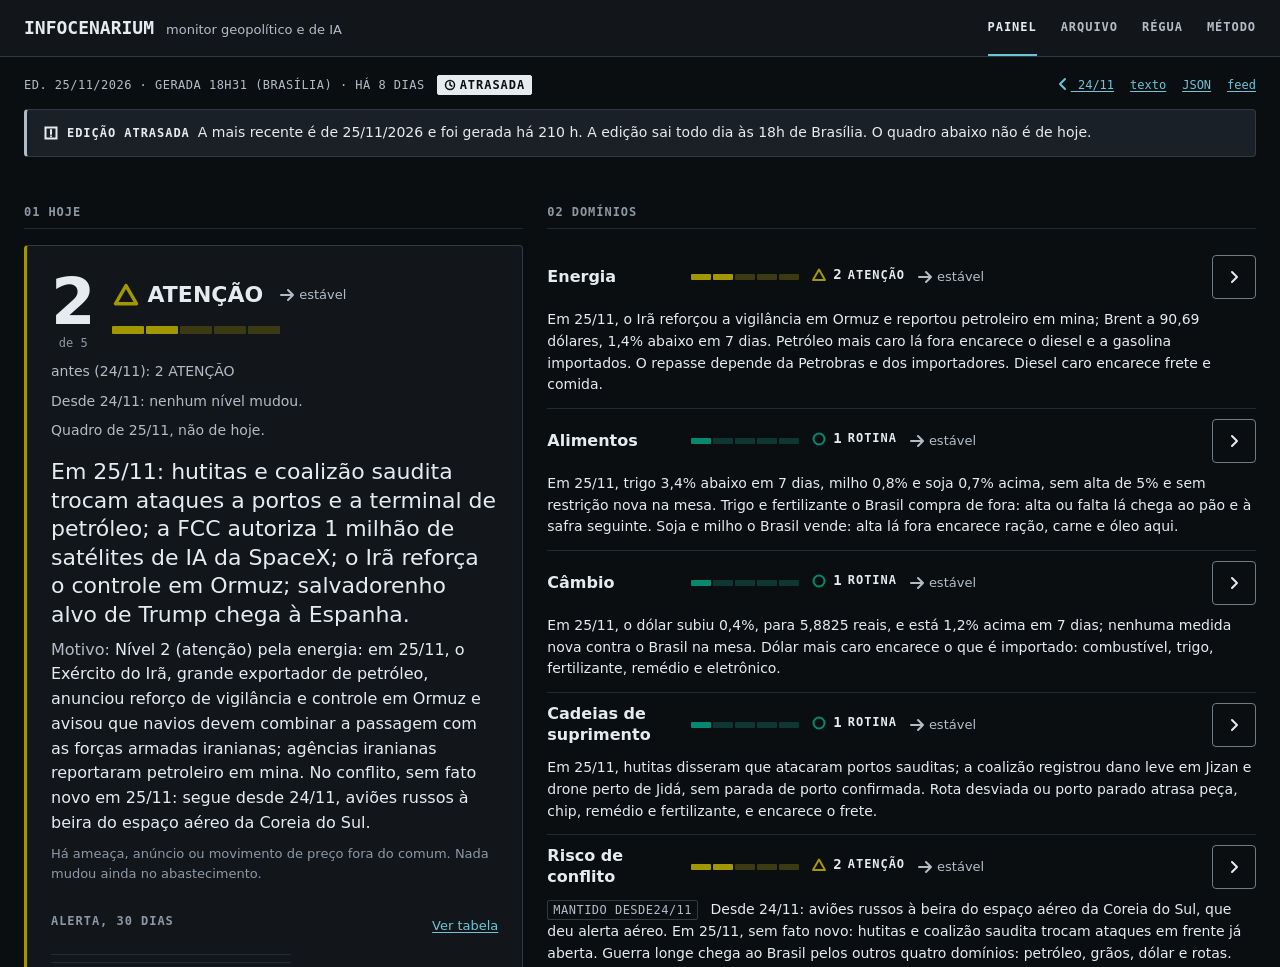
<file: index.html>
<!doctype html>
<html lang="pt-BR">
<head>
<meta charset="utf-8">
<meta name="viewport" content="width=device-width, initial-scale=1">
<meta name="color-scheme" content="dark">
<meta name="referrer" content="no-referrer">
<meta http-equiv="Content-Security-Policy" content="default-src 'none'; script-src 'self'; style-src 'self'; img-src 'self' data:; connect-src 'self'; manifest-src 'self'; base-uri 'none'; form-action 'none'">
<title>INFOCENARIUM · monitor geopolítico e de IA</title>
<meta name="description" content="Monitor diário de geopolítica e de IA: o que aconteceu, quem atirou, quem ganha e o que muda para quem se prepara.">
<link rel="alternate" type="application/atom+xml" href="feed.xml">
<link rel="icon" type="image/png" href="assets/icone-192.png">
<link rel="manifest" href="manifest.webmanifest">
<link rel="apple-touch-icon" href="assets/icone-180.png">
<meta name="theme-color" content="#0b0e11">
<link rel="stylesheet" href="assets/estilo.css">
<script src="assets/app.js" defer></script>
</head>
<body>
<a class="pular" id="pular" href="#conteudo">Pular para o conteúdo</a>

<!-- Símbolos dos ícones. Cada um é usado pelo script com <use href="#i-...">. -->
<svg class="simbolos" width="0" height="0" aria-hidden="true" focusable="false">
<symbol id="i-nivel-1" viewBox="0 0 16 16"><circle cx="8" cy="8" r="5.5" fill="none" stroke="currentColor" stroke-width="2"/></symbol>
<symbol id="i-nivel-2" viewBox="0 0 16 16"><path d="M8 2.6 14 13H2Z" fill="none" stroke="currentColor" stroke-width="2" stroke-linejoin="round"/></symbol>
<symbol id="i-nivel-3" viewBox="0 0 16 16"><path d="M8 1 15 8 8 15 1 8Z" fill="currentColor"/></symbol>
<symbol id="i-nivel-4" viewBox="0 0 16 16"><path d="M5.1 1h5.8L15 5.1v5.8L10.9 15H5.1L1 10.9V5.1Z" fill="currentColor"/></symbol>
<symbol id="i-nivel-5" viewBox="0 0 16 16"><path d="M5.3 1.5h5.4l3.8 3.8v5.4l-3.8 3.8H5.3l-3.8-3.8V5.3Z" fill="none" stroke="currentColor" stroke-width="1.5"/><path d="M6.4 4.5h3.2l1.9 1.9v3.2l-1.9 1.9H6.4L4.5 9.6V6.4Z" fill="currentColor"/></symbol>
<symbol id="i-sobe" viewBox="0 0 16 16"><path d="M4 12 12 4M6 4h6v6" fill="none" stroke="currentColor" stroke-width="2" stroke-linecap="round" stroke-linejoin="round"/></symbol>
<symbol id="i-estavel" viewBox="0 0 16 16"><path d="M2 8h12M9 3l5 5-5 5" fill="none" stroke="currentColor" stroke-width="2" stroke-linecap="round" stroke-linejoin="round"/></symbol>
<symbol id="i-desce" viewBox="0 0 16 16"><path d="M4 4l8 8M6 12h6V6" fill="none" stroke="currentColor" stroke-width="2" stroke-linecap="round" stroke-linejoin="round"/></symbol>
<symbol id="i-aviso" viewBox="0 0 16 16"><path d="M2.5 2.5h11v11h-11Z" fill="none" stroke="currentColor" stroke-width="2"/><path d="M8 5v4M8 11.2v.1" fill="none" stroke="currentColor" stroke-width="2" stroke-linecap="round"/></symbol>
<symbol id="i-relogio" viewBox="0 0 16 16"><circle cx="8" cy="8" r="6" fill="none" stroke="currentColor" stroke-width="2"/><path d="M8 4.5V8l2.5 1.5" fill="none" stroke="currentColor" stroke-width="2" stroke-linecap="round"/></symbol>
<symbol id="i-externo" viewBox="0 0 16 16"><path d="M6 3H3v10h10v-3M9 3h4v4M13 3 7 9" fill="none" stroke="currentColor" stroke-width="1.5" stroke-linecap="round" stroke-linejoin="round"/></symbol>
<symbol id="i-dobra" viewBox="0 0 16 16"><path d="M6 3l5 5-5 5" fill="none" stroke="currentColor" stroke-width="2" stroke-linecap="round" stroke-linejoin="round"/></symbol>
</svg>

<header class="topo">
<div class="topo__dentro">
<p class="marca"><a class="marca__nome" href="#/">INFOCENARIUM</a> <span class="marca__sub">monitor geopolítico e de IA</span></p>
<nav class="nav" id="nav" aria-label="Vistas do site">
<a class="nav__link" href="#/" data-vista="painel" aria-current="page">Painel</a>
<a class="nav__link" href="#/arquivo" data-vista="arquivo">Arquivo</a>
<a class="nav__link" href="#/regua" data-vista="regua">Régua</a>
<a class="nav__link" href="#/metodo" data-vista="metodo">Método</a>
</nav>
</div>
</header>

<div class="so-leitor" id="anuncio" role="status" aria-live="polite"></div>

<main class="pagina" id="conteudo" tabindex="-1">
<noscript>
<p class="sem-script">O INFOCENARIUM precisa de JavaScript para montar o painel. Sem ele, acompanhe as edições pelo <a href="feed.xml">feed</a>.</p>
</noscript>
<div class="avisos" id="avisos-gerais"></div>
<div class="vista vista--painel" id="vista" aria-busy="true">
<h1 class="so-leitor" id="titulo-vista" tabindex="-1">Painel</h1>
<div class="cabeca" id="s-carimbo">
<p class="carimbo" id="carimbo">Carregando edição…</p>
<div class="avisos" id="avisos-edicao"></div>
</div>
<div class="grade-painel">
<section class="secao secao--hoje" id="s-hoje" aria-labelledby="t-hoje">
<h2 class="secao__titulo" id="t-hoje"><span class="secao__num">01</span> HOJE</h2>
<div class="secao__corpo"><p class="vazio">—</p></div>
</section>
<section class="secao secao--dominios" id="s-dominios" aria-labelledby="t-dominios">
<h2 class="secao__titulo" id="t-dominios"><span class="secao__num">02</span> DOMÍNIOS</h2>
<div class="secao__corpo"><p class="vazio">—</p></div>
</section>
<section class="secao secao--indicadores" id="s-indicadores" aria-labelledby="t-indicadores">
<h2 class="secao__titulo" id="t-indicadores"><span class="secao__num">03</span> INDICADORES</h2>
<div class="secao__corpo"><p class="vazio">—</p></div>
</section>
<section class="secao secao--principais" id="s-principais" aria-labelledby="t-principais">
<h2 class="secao__titulo" id="t-principais"><span class="secao__num">04</span> PRINCIPAIS</h2>
<div class="secao__corpo"><p class="vazio">—</p></div>
</section>
<div class="coluna-lateral">
<section class="secao secao--placar" id="s-placar" aria-labelledby="t-placar">
<h2 class="secao__titulo" id="t-placar"><span class="secao__num">05</span> PLACAR DO DIA</h2>
<div class="secao__corpo"><p class="vazio">—</p></div>
</section>
<section class="secao secao--vigiar" id="s-vigiar" aria-labelledby="t-vigiar">
<h2 class="secao__titulo" id="t-vigiar"><span class="secao__num">06</span> O QUE VIGIAR</h2>
<div class="secao__corpo"><p class="vazio">—</p></div>
</section>
<section class="secao secao--movimentos" id="s-movimentos" aria-labelledby="t-movimentos">
<h2 class="secao__titulo" id="t-movimentos"><span class="secao__num">07</span> MOVIMENTOS</h2>
<div class="secao__corpo"><p class="vazio">—</p></div>
</section>
</div>
<section class="secao secao--radar" id="s-radar" aria-labelledby="t-radar">
<h2 class="secao__titulo" id="t-radar"><span class="secao__num">08</span> RADAR</h2>
<div class="secao__corpo"><p class="vazio">—</p></div>
</section>
<section class="secao secao--bastidores" id="s-bastidores" aria-labelledby="t-bastidores">
<h2 class="secao__titulo" id="t-bastidores"><span class="secao__num">09</span> BASTIDORES</h2>
<div class="secao__corpo"><p class="vazio">—</p></div>
</section>
</div>
</div>
</main>

<footer class="rodape">
<div class="rodape__dentro">
<p class="rodape__texto">Análises escritas por IA: o GLM, da Z.ai. O INFOCENARIUM foi construído pelo Claude Fable e pelo Claude Opus, da Anthropic, que é um dos players da régua. Leia o aviso em <a href="#/metodo/conflito">Método</a>. Sem cookies, sem rastreador, nada de terceiros.</p>
<p class="rodape__links"><span id="rodape-edicao"></span><a href="feed.xml">feed</a></p>
</div>
</footer>

<noscript>
<p class="sem-script">O INFOCENARIUM precisa de JavaScript para montar o painel. Sem ele, acompanhe as edições pelo <a href="feed.xml">feed</a>.</p>
</noscript>
</body>
</html>
</file>
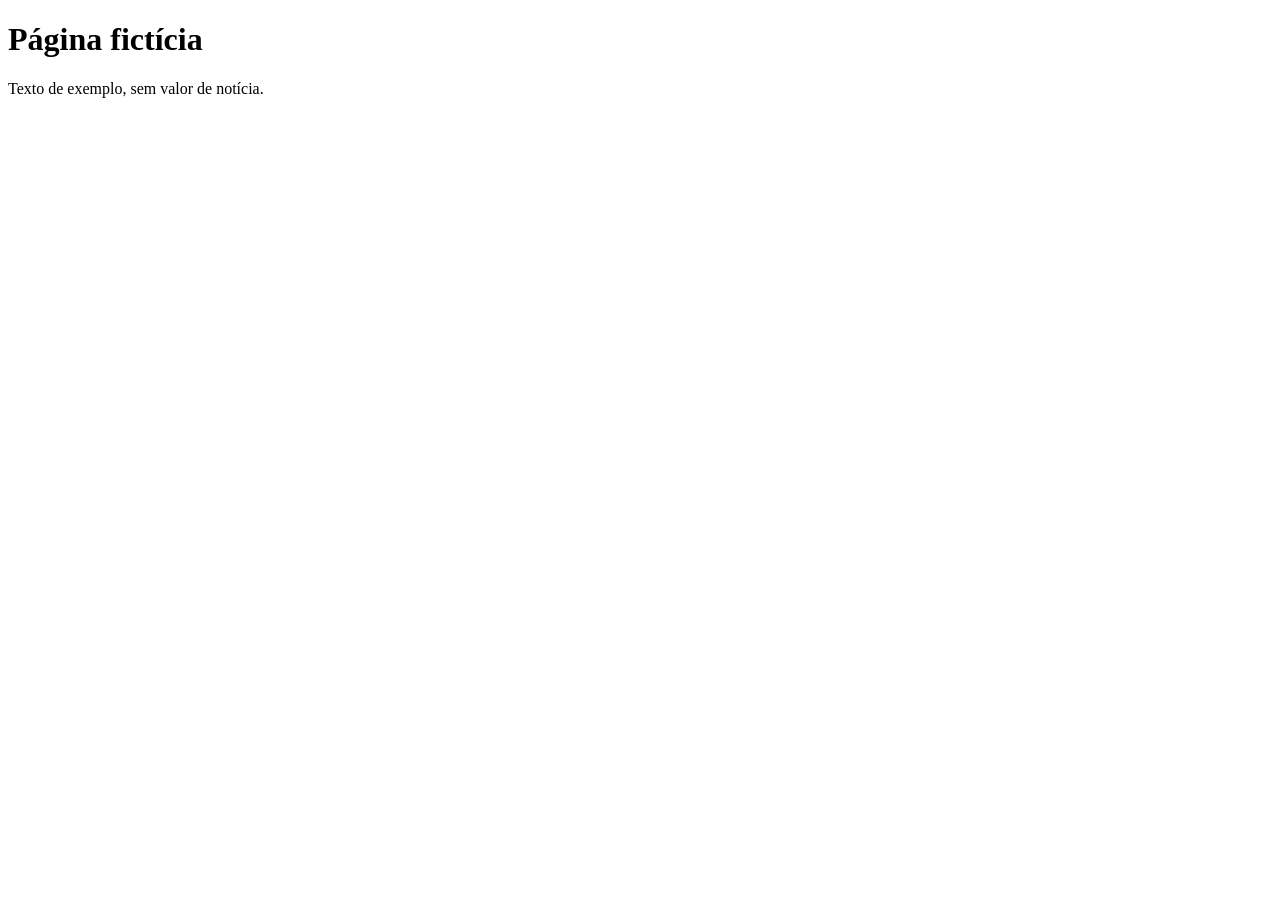
<file: testes/contrato/rede/fixtures/offline/pagina_dois.html>
<!DOCTYPE html>
<html lang="pt-BR">
<head>
<meta charset="utf-8">
<title>Página fictícia</title>
<meta property="article:published_time" content="2026-11-18T10:00:00Z">
<script type="application/ld+json">{"@context": "https://schema.org", "@type": "NewsArticle", "headline": "Página fictícia", "datePublished": "2026-11-20T10:00:00Z"}</script>
</head>
<body>
<h1>Página fictícia</h1>
<p>Texto de exemplo, sem valor de notícia.</p>
</body>
</html>
</file>
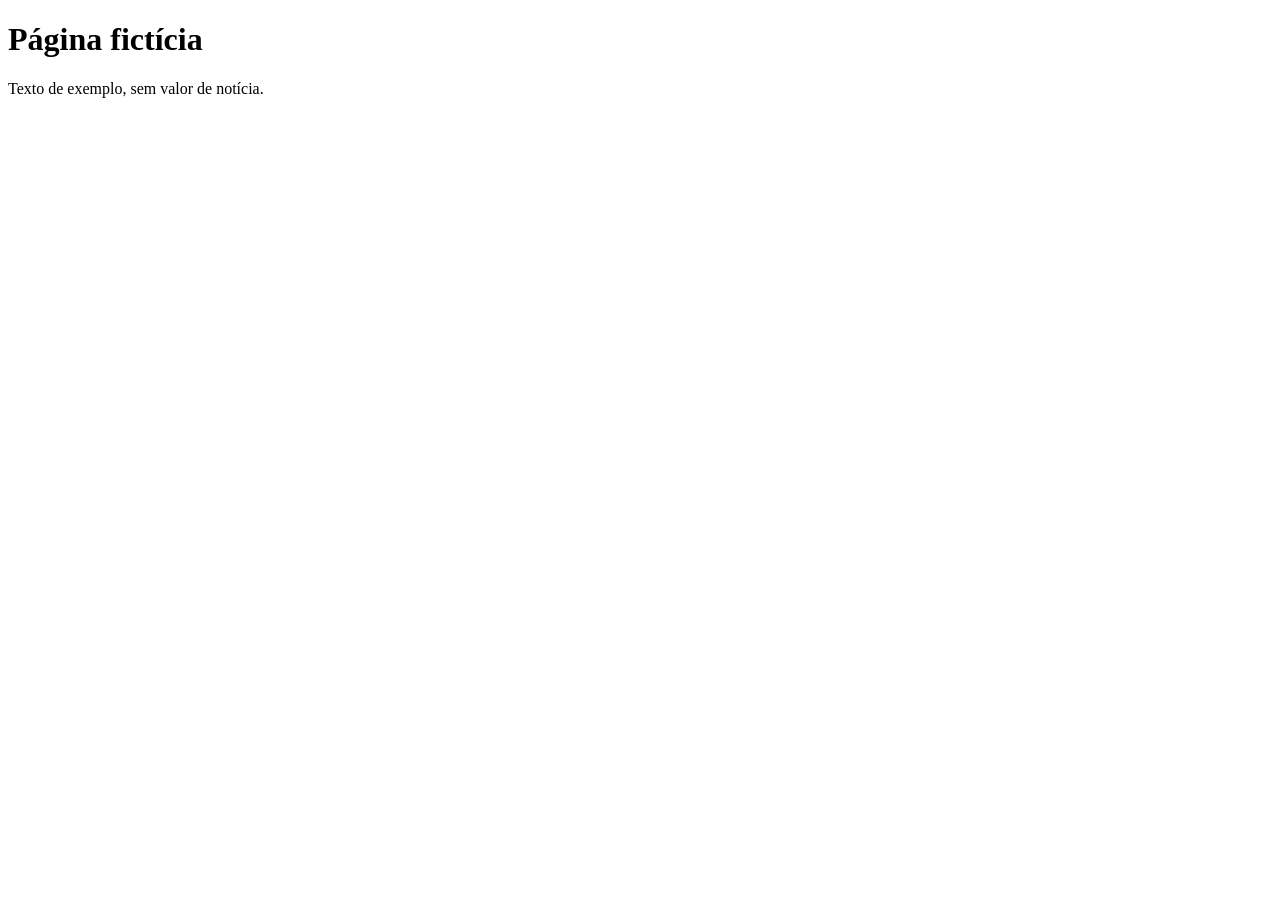
<file: testes/contrato/rede/fixtures/offline/pagina_jsonld.html>
<!DOCTYPE html>
<html lang="pt-BR">
<head>
<meta charset="utf-8">
<title>Página fictícia</title>
<script type="application/ld+json">{"@context": "https://schema.org", "@type": "NewsArticle", "headline": "Página fictícia", "datePublished": "2026-11-19T15:00:00Z"}</script>
</head>
<body>
<h1>Página fictícia</h1>
<p>Texto de exemplo, sem valor de notícia.</p>
</body>
</html>
</file>
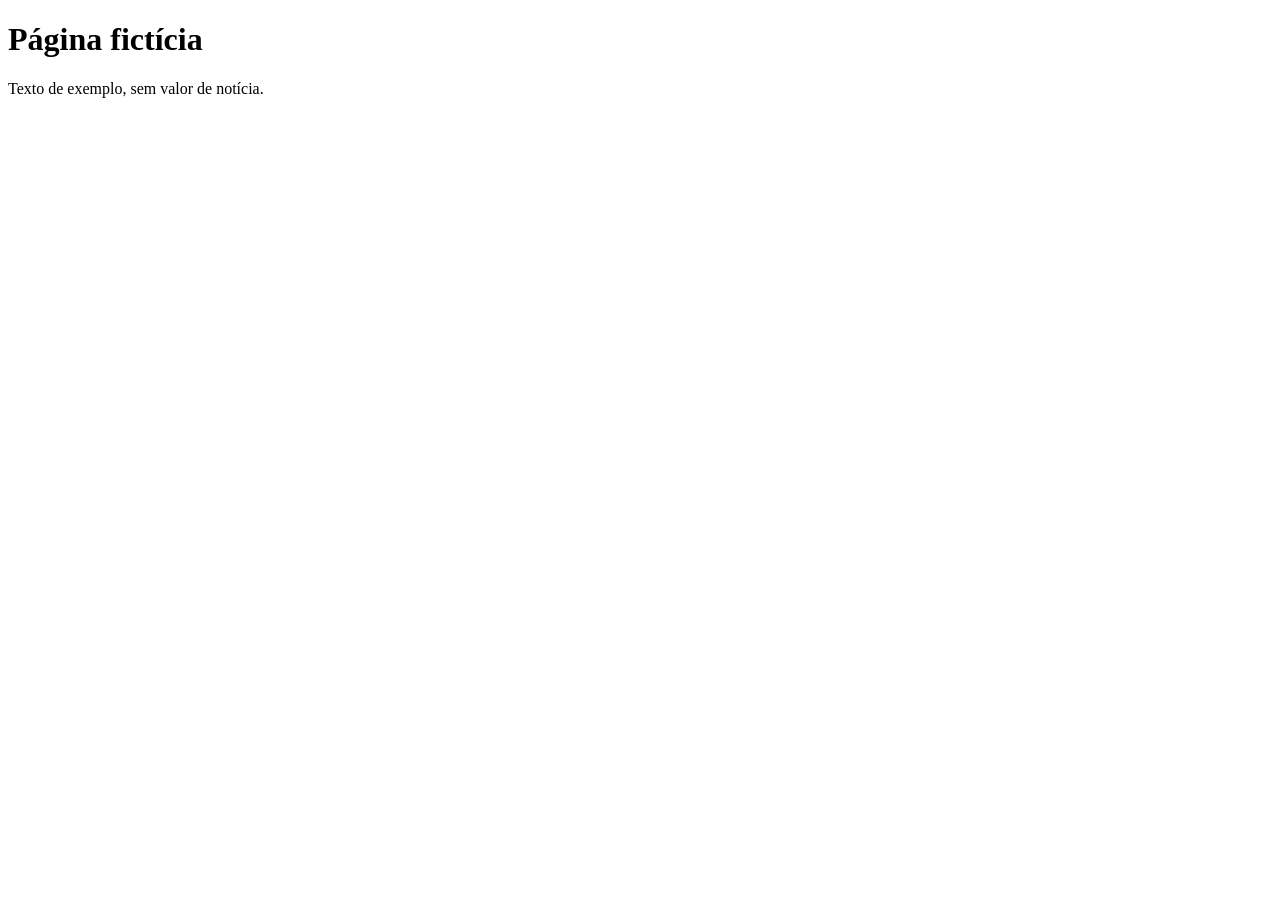
<file: testes/contrato/rede/fixtures/offline/pagina_meta.html>
<!DOCTYPE html>
<html lang="pt-BR">
<head>
<meta charset="utf-8">
<title>Página fictícia</title>
<meta property="article:published_time" content="2026-11-20T08:15:00+00:00">
</head>
<body>
<h1>Página fictícia</h1>
<p>Texto de exemplo, sem valor de notícia.</p>
</body>
</html>
</file>
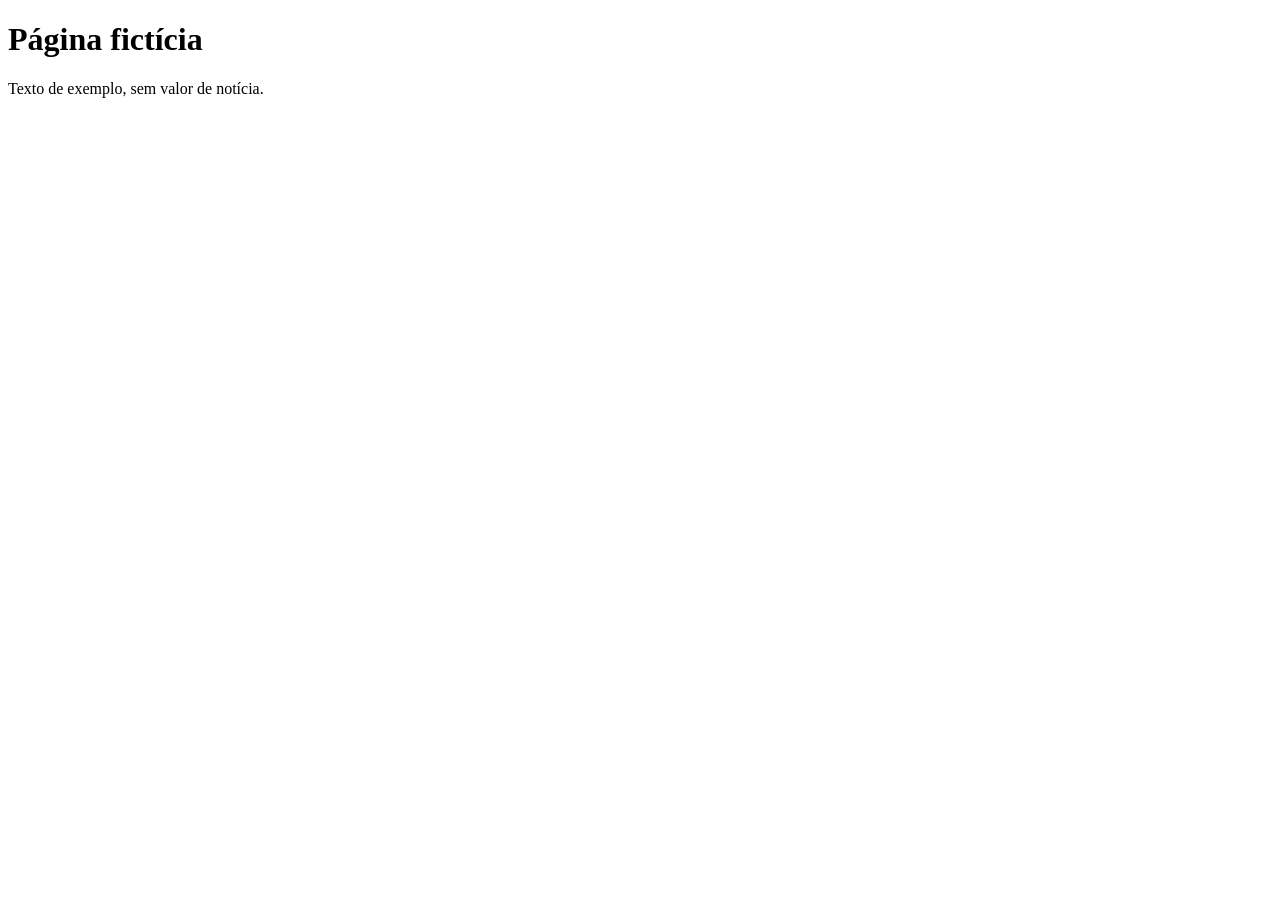
<file: testes/contrato/rede/fixtures/offline/pagina_redirecionada.html>
<!DOCTYPE html>
<html lang="pt-BR">
<head>
<meta charset="utf-8">
<title>Página fictícia</title>
<meta property="article:published_time" content="2026-11-19T09:30:00+01:00">
</head>
<body>
<h1>Página fictícia</h1>
<p>Texto de exemplo, sem valor de notícia.</p>
</body>
</html>
</file>
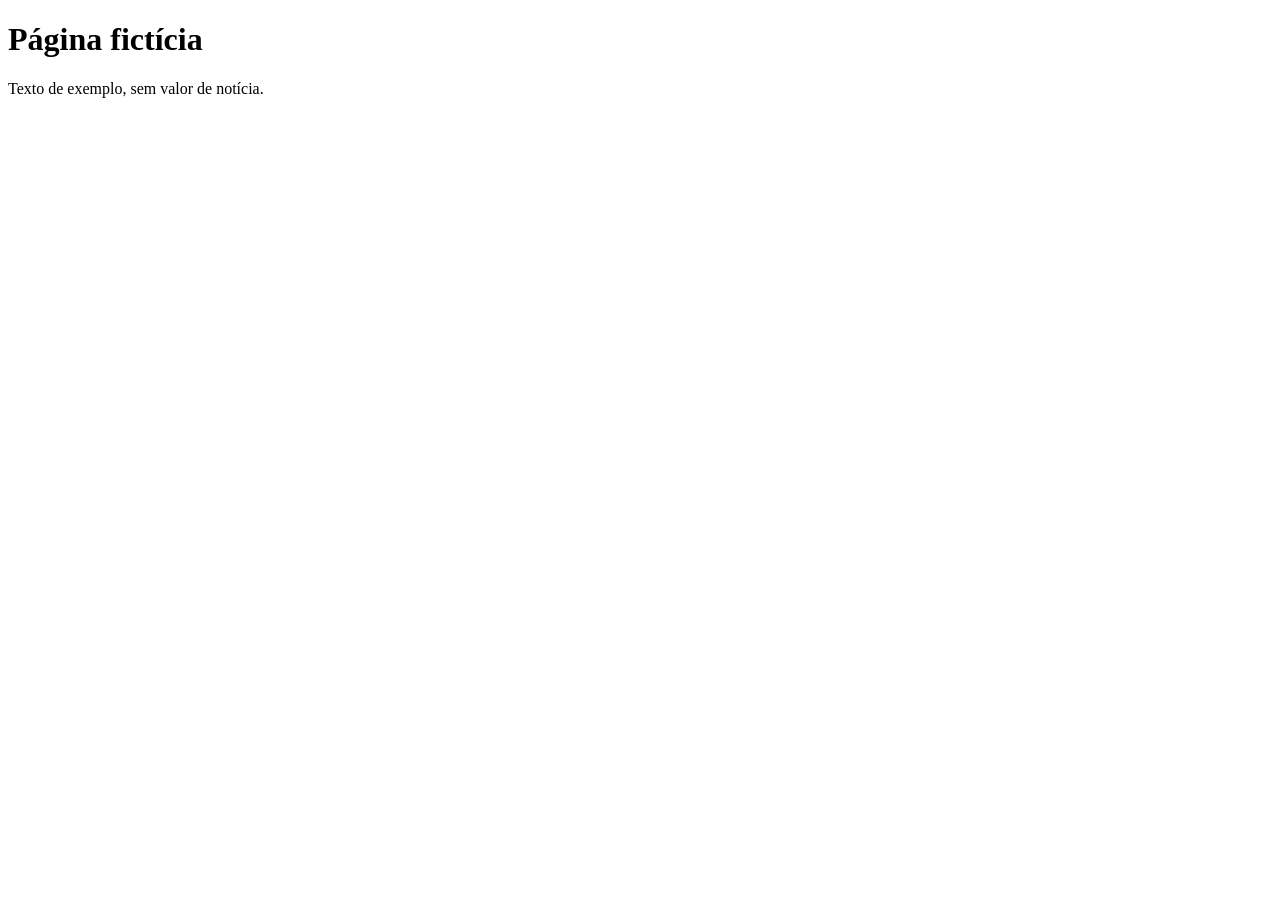
<file: testes/contrato/rede/fixtures/offline/pagina_sem_data.html>
<!DOCTYPE html>
<html lang="pt-BR">
<head>
<meta charset="utf-8">
<title>Página fictícia</title>
<meta name="description" content="Página sem data de publicação.">
</head>
<body>
<h1>Página fictícia</h1>
<p>Texto de exemplo, sem valor de notícia.</p>
</body>
</html>
</file>
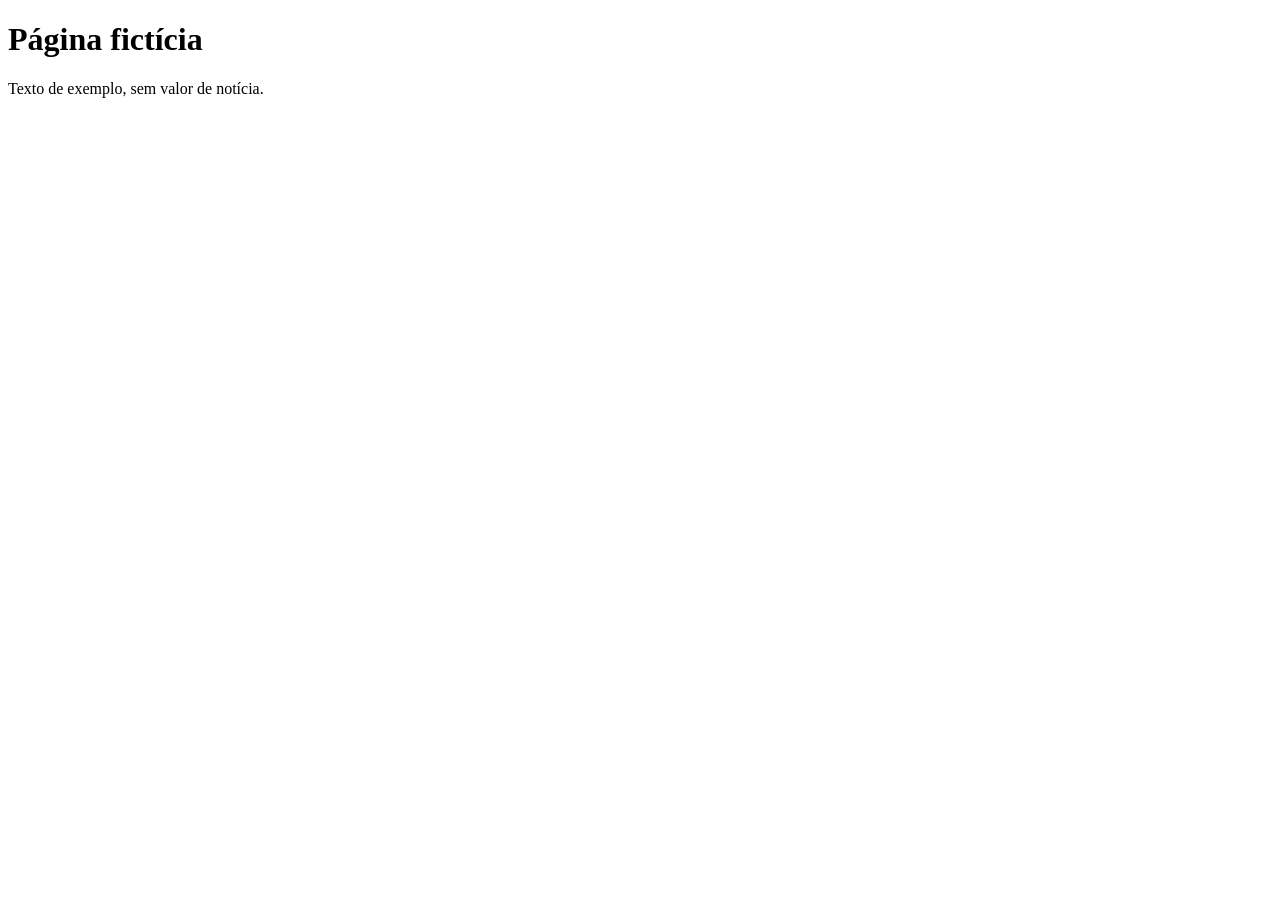
<file: testes/contrato/rede/fixtures/offline/pagina_simples.html>
<!DOCTYPE html>
<html lang="pt-BR">
<head>
<meta charset="utf-8">
<title>Página fictícia</title>
<meta property="article:published_time" content="2026-11-20T12:00:00Z">
</head>
<body>
<h1>Página fictícia</h1>
<p>Texto de exemplo, sem valor de notícia.</p>
</body>
</html>
</file>
<file: assets/estilo.css>
/* INFOCENARIUM · estilo do site
 *
 * Um arquivo só, sem fonte, imagem nem folha de fora.
 * Regra de ouro: uma vista, um trabalho de cor. No Painel, no Arquivo e no
 * Método, a única cor de dado é a do nível de alerta. Na Régua, a única cor de
 * dado é a da posição do DNA. As cores abaixo foram validadas por script:
 * trocar qualquer uma pede nova validação.
 *
 * Nomes das classes: bloco, bloco__parte, bloco--variante.
 * O arquivo é dividido em blocos numerados. Componente novo entra em bloco
 * novo, antes dos blocos de tamanho de tela, de acessibilidade e de impressão.
 *
 *  1. Variáveis                  13. Placar do dia
 *  2. Base e tipografia          14. Vigiar, respostas e movimentos
 *  3. Utilitários                15. Radar e filtros
 *  4. Página, topo e navegação   16. Bastidores e rodapé
 *  5. Carimbo, placas e avisos   17. Tabela
 *  6. Seções e grade do Painel   18. Arquivo
 *  7. Controles                  19. Régua
 *  8. Etiquetas, selo e medidor  20. Método
 *  9. Bloco de alerta e fita     21. Tamanhos de tela
 * 10. Domínios                   22. Preferências de acessibilidade
 * 11. Indicadores                23. Impressão
 * 12. Principais, dossiê e linhas de item
 */

/* ==========================================================================
   1. Variáveis
   ========================================================================== */

:root {
  color-scheme: dark;

  /* superfícies */
  --plano: #0b0e11;            /* fundo da página */
  --painel: #12161b;           /* cartões, fichas, barra de navegação */
  --relevo: #1a2027;           /* cabeçalho de tabela, linha sob o ponteiro, avisos */
  --fio: #222a32;              /* grade e divisória fina (decorativo) */
  --fio-forte: #313a44;        /* borda de cartão, eixo, linha de base (decorativo) */
  --borda-controle: #6f7b88;   /* borda de botão, campo, etiqueta de partido, células W e K */

  /* texto */
  --texto: #e6ebf0;
  --texto-2: #b3bcc6;
  --texto-3: #8d98a4;          /* rótulos, eixos, "sem dado" */
  --tinta-escura: #0b0e11;     /* letra sobre preenchimento claro */
  --tinta-clara: #ffffff;      /* letra sobre preenchimento escuro */

  /* destaque: só interação (link, foco, vista ativa, botão principal) */
  --destaque: #6cc5d6;

  /* dado neutro: barras do placar, fitas, mini-linhas, pontos de força */
  --tinta-dado: #8d98a4;
  --tinta-dado-forte: #e6ebf0; /* a coluna da edição em tela; o ponto final da mini-linha */

  /* níveis de alerta: cor só em ícone, medidor e filete; trilho = segmento apagado */
  --alerta-1: #04896e;  --alerta-1-trilho: #0e3632;   /* ROTINA */
  --alerta-2: #a39700;  --alerta-2-trilho: #3b3a13;   /* ATENÇÃO */
  --alerta-3: #9f5910;  --alerta-3-trilho: #392918;   /* TENSÃO */
  --alerta-4: #e13d62;  --alerta-4-trilho: #4c212f;   /* CRISE */
  --alerta-5: #b15bdd;  --alerta-5-trilho: #3f2951;   /* EMERGÊNCIA */

  /* posições do DNA: só na Régua */
  --dna-b: #256abf;  --dna-b-letra: #ffffff;   /* B, polo azul */
  --dna-y: #c98500;  --dna-y-letra: #0b0e11;   /* Y, misto */
  --dna-r: #d1273f;  --dna-r-letra: #ffffff;   /* R, polo vermelho */
  --dna-w: transparent;                        /* W, sem posição: vazia, com borda */
  --dna-k: #000000;                            /* K, saiu do cargo: preta, com borda */
  --dna-wk-borda: #6f7b88;
  --dna-wk-letra: #b3bcc6;

  /* partidos: sigla, sem matiz */
  --partido-fundo: transparent;
  --partido-borda: #6f7b88;
  --partido-letra: #e6ebf0;

  /* placar: ganha e perde usam a mesma tinta, de propósito */
  --placar-ganha: #8d98a4;
  --placar-perde: #8d98a4;
  --placar-eixo: #313a44;

  /* tipografia: só fontes do sistema */
  --fonte-texto: system-ui, -apple-system, "Segoe UI", Roboto, "Noto Sans", "Liberation Sans", Arial, sans-serif;
  --fonte-mono: ui-monospace, "SF Mono", "Cascadia Mono", "Roboto Mono", "DejaVu Sans Mono", "Liberation Mono", Menlo, Consolas, monospace;
  --t-rotulo: 0.75rem;     /* 12 px: rótulos, etiquetas, siglas (mono, caixa alta, 600, espaço 0.08em) */
  --t-meta: 0.8125rem;     /* 13 px: variações, datas, rodapés de ficha */
  --t-pequeno: 0.875rem;   /* 14 px: texto de apoio */
  --t-corpo: 1rem;         /* 16 px: corpo; entrelinha 1.55 */
  --t-leitura: 1.0625rem;  /* 17 px: texto "realmente"; entrelinha 1.6; medida máxima 68ch */
  --t-item: 1.125rem;      /* 18 px: título de linha do radar e de cartão no celular */
  --t-titulo: 1.375rem;    /* 22 px: frase do dia, título de principal, rótulo do nível; entrelinha 1.3 */
  --t-valor: 1.25rem;      /* 20 px: valor de indicador; peso 600 */
  --t-heroi: 4rem;         /* 64 px: numeral do alerta; peso 600; entrelinha 1; um só por vista */

  /* espaços */
  --e1: 4px; --e2: 8px; --e3: 12px; --e4: 16px; --e5: 24px; --e6: 32px; --e7: 48px; --e8: 72px;

  /* bordas e raios */
  --borda: 1px solid var(--fio-forte);
  --raio-1: 2px;           /* etiquetas, células, segmentos */
  --raio-2: 4px;           /* cartões, botões, avisos */
  --foco: 2px solid var(--destaque);   /* com outline-offset de 2px */

  /* medidas de apoio (derivadas das tabelas de componentes) */
  --margem: var(--e4);     /* margem lateral: 16 px no compacto, 24 px nos outros */
  --largura-max: 1240px;   /* largura máxima do conteúdo */
  --altura-topo: 56px;
  --altura-nav: 56px;
  --toque: 36px;           /* altura de botão; 44 px em tela de toque */
}

/* ==========================================================================
   2. Base e tipografia
   ========================================================================== */

*, *::before, *::after { box-sizing: border-box; }

html {
  -webkit-text-size-adjust: 100%;
  text-size-adjust: 100%;
}

body {
  margin: 0;
  background: var(--plano);
  color: var(--texto);
  font-family: var(--fonte-texto);
  font-size: var(--t-corpo);
  line-height: 1.55;
  /* texto longo sem espaço (endereço, id) quebra em vez de vazar para o lado */
  overflow-wrap: anywhere;
}

h1, h2, h3, h4, p, ul, ol, dl, dd, figure { margin: 0; }
ul, ol { padding: 0; list-style: none; }
h1, h2, h3, h4 { font-size: inherit; font-weight: 600; line-height: 1.3; }

a {
  color: var(--destaque);
  text-decoration: underline;
  text-decoration-thickness: 1px;
  text-underline-offset: 2px;
}

abbr[title] { text-decoration: none; }

svg { flex: none; }

/* O atributo hidden manda sempre: dobra fechada, filtro que tirou a linha. */
[hidden] { display: none !important; }

:focus {
  outline: var(--foco);
  outline-offset: 2px;
}

/* ==========================================================================
   3. Utilitários
   ========================================================================== */

/* Fica fora da vista e continua lido pelo leitor de tela. */
.so-leitor {
  position: absolute;
  width: 1px;
  height: 1px;
  margin: -1px;
  padding: 0;
  overflow: hidden;
  clip: rect(0 0 0 0);
  clip-path: inset(50%);
  white-space: nowrap;
  border: 0;
}

/* Só existe no papel (bloco 23). */
.so-impressao { display: none; }

.simbolos {
  position: absolute;
  width: 0;
  height: 0;
  overflow: hidden;
}

.mono {
  font-family: var(--fonte-mono);
  font-variant-numeric: tabular-nums;
}

/* Rótulo: mono de 12 px, caixa alta, peso 600. */
.rotulo {
  font-family: var(--fonte-mono);
  font-size: var(--t-rotulo);
  font-weight: 600;
  letter-spacing: 0.08em;
  text-transform: uppercase;
  color: var(--texto-3);
}

.icone {
  width: 16px;
  height: 16px;
  vertical-align: -3px;
}
.icone--14 { width: 14px; height: 14px; vertical-align: -2px; }
.icone--28 { width: 28px; height: 28px; }
/* seta de tendência e seta entre origem e destino */
.icone--seta { color: var(--texto-2); }
/* a mesma dobra serve de "anterior" quando virada */
.icone--volta { transform: rotate(180deg); }

.texto-2 { color: var(--texto-2); }
.texto-3 { color: var(--texto-3); }
.vazio { color: var(--texto-3); font-size: var(--t-pequeno); }

/* id cru, quando a referência não existe no arquivo de apoio */
.id-cru {
  font-family: var(--fonte-mono);
  font-size: var(--t-meta);
  color: var(--texto-2);
}

.pular {
  position: absolute;
  left: var(--e2);
  top: -100px;
  z-index: 30;
  padding: var(--e2) var(--e4);
  background: var(--painel);
  border: 1px solid var(--borda-controle);
  border-radius: var(--raio-2);
}
.pular:focus { top: var(--e2); }

/* ==========================================================================
   4. Página, topo e navegação
   ========================================================================== */

.topo {
  background: var(--painel);
  border-bottom: 1px solid var(--fio-forte);
}

.topo__dentro,
.pagina,
.rodape__dentro {
  width: 100%;
  max-width: calc(var(--largura-max) + 2 * var(--margem));
  margin: 0 auto;
  padding-left: var(--margem);
  padding-right: var(--margem);
}

.topo__dentro {
  display: flex;
  align-items: center;
  justify-content: space-between;
  gap: var(--e5);
  min-height: var(--altura-topo);
}

.marca {
  display: flex;
  align-items: baseline;
  flex-wrap: wrap;
  column-gap: var(--e3);
  min-width: 0;
}
.marca__nome {
  font-family: var(--fonte-mono);
  font-size: var(--t-item);
  font-weight: 700;
  color: var(--texto);
  text-decoration: none;
}
.marca__sub {
  font-size: var(--t-meta);
  color: var(--texto-2);
}

/* Compacto: a navegação é a única peça presa à tela, na base. */
.nav {
  position: fixed;
  left: 0;
  right: 0;
  bottom: 0;
  z-index: 20;
  display: grid;
  grid-template-columns: repeat(4, minmax(0, 1fr));
  height: calc(var(--altura-nav) + env(safe-area-inset-bottom, 0px));
  padding-bottom: env(safe-area-inset-bottom, 0px);
  background: var(--painel);
  border-top: 1px solid var(--fio-forte);
}
.nav__link {
  display: flex;
  align-items: center;
  justify-content: center;
  min-width: 0;
  border-top: 2px solid transparent;
  font-family: var(--fonte-mono);
  font-size: var(--t-rotulo);
  font-weight: 600;
  letter-spacing: 0.08em;
  text-transform: uppercase;
  text-decoration: none;
  color: var(--texto-2);
}
.nav__link[aria-current="page"] {
  color: var(--texto);
  border-top-color: var(--destaque);
}
.nav__link:focus { outline-offset: -4px; }

.pagina {
  display: block;
  padding-top: var(--e2);
  padding-bottom: var(--e6);
}
/* o contorno do conteúdo fica para dentro, para não criar rolagem lateral */
.pagina:focus { outline-offset: -2px; }

.vista { min-width: 0; }

/* Título visível das vistas Arquivo, Régua e Método (22 px). */
.vista__titulo {
  font-size: var(--t-titulo);
  margin: var(--e5) 0 var(--e4);
}
/* o título escondido da edição recebe o foco na troca de rota; fora da
   vista, o contorno dele seria um ponto solto no canto */
.so-leitor:focus { outline: none; }

/* ==========================================================================
   5. Carimbo, placas e avisos
   ========================================================================== */

.cabeca { min-width: 0; }

.cabeca__linha {
  display: flex;
  flex-wrap: wrap;
  align-items: center;
  justify-content: space-between;
  column-gap: var(--e4);
  row-gap: var(--e1);
  min-height: 40px;
}

.carimbo {
  display: flex;
  flex-wrap: wrap;
  align-items: center;
  column-gap: var(--e3);
  row-gap: var(--e1);
  min-height: 40px;
  font-family: var(--fonte-mono);
  font-size: var(--t-rotulo);
  letter-spacing: 0.04em;
  text-transform: uppercase;
  color: var(--texto-2);
}

.cabeca__acoes {
  display: flex;
  flex-wrap: wrap;
  align-items: center;
  column-gap: var(--e4);
  row-gap: var(--e1);
  font-family: var(--fonte-mono);
  font-size: var(--t-rotulo);
}
.cabeca__acoes a { display: inline-flex; align-items: center; gap: var(--e1); min-height: var(--toque); }

.vizinha { white-space: nowrap; }

/* Placa de estado: 20 px de altura. Grave é invertida. */
.placa {
  display: inline-flex;
  align-items: center;
  gap: var(--e1);
  min-height: 20px;
  padding: 0 6px;
  border: 1px solid var(--borda-controle);
  border-radius: var(--raio-1);
  font-family: var(--fonte-mono);
  font-size: var(--t-rotulo);
  font-weight: 600;
  line-height: 18px;
  letter-spacing: 0.08em;
  text-transform: uppercase;
  color: var(--texto);
  white-space: nowrap;
}
.placa--grave {
  background: var(--texto);
  border-color: var(--texto);
  color: var(--tinta-escura);
}
.placa .icone { width: 12px; height: 12px; vertical-align: 0; }

.avisos {
  display: grid;
  gap: var(--e2);
  min-width: 0;
}
.avisos:empty { display: none; }
#avisos-gerais { margin-top: var(--e2); }
#avisos-edicao { margin-top: var(--e1); }

/* Aviso: nunca usa cor de alerta. */
.aviso {
  min-width: 0;
  padding: var(--e3) var(--e4);
  background: var(--relevo);
  border: var(--borda);
  border-left: 3px solid var(--texto-2);
  border-radius: var(--raio-2);
  font-size: var(--t-pequeno);
}
.aviso__linha {
  display: flex;
  flex-wrap: wrap;
  align-items: baseline;
  column-gap: var(--e2);
  row-gap: var(--e1);
}
.aviso__linha > .icone { align-self: center; color: var(--texto); }
.aviso__rotulo {
  font-family: var(--fonte-mono);
  font-size: var(--t-rotulo);
  font-weight: 600;
  letter-spacing: 0.08em;
  text-transform: uppercase;
  color: var(--texto);
}
.aviso__texto { flex: 1 1 16em; min-width: 0; color: var(--texto); }
.aviso__acoes {
  display: flex;
  flex-wrap: wrap;
  align-items: center;
  gap: var(--e3);
}
.aviso__corpo { margin-top: var(--e3); }

.errata__item {
  padding: var(--e2) 0;
  border-top: 1px solid var(--fio-forte);
}
.errata__item p + p { margin-top: var(--e1); }
.errata__onde { color: var(--texto); font-weight: 600; }

/* Nota de seção: uma linha logo abaixo do título, sem fundo e sem borda. */
.nota-secao {
  margin: calc(-1 * var(--e2)) 0 var(--e3);
  font-size: var(--t-meta);
  color: var(--texto-2);
}
.nota-secao .icone { margin-right: var(--e1); }

/* ==========================================================================
   6. Seções e grade do Painel
   ========================================================================== */

.secao { min-width: 0; }

.secao__titulo {
  display: flex;
  flex-wrap: wrap;
  align-items: center;
  column-gap: var(--e2);
  row-gap: var(--e1);
  margin: var(--e6) 0 var(--e4);
  padding-bottom: var(--e2);
  border-bottom: 1px solid var(--fio);
  font-family: var(--fonte-mono);
  font-size: var(--t-rotulo);
  font-weight: 600;
  letter-spacing: 0.08em;
  text-transform: uppercase;
  color: var(--texto-3);
}
.secao__num { color: var(--texto-3); }
.secao__corpo { min-width: 0; }

.secao__intro {
  margin-bottom: var(--e3);
  font-size: var(--t-meta);
  color: var(--texto-2);
}

.subtitulo {
  margin: var(--e5) 0 var(--e2);
  font-family: var(--fonte-mono);
  font-size: var(--t-rotulo);
  font-weight: 600;
  letter-spacing: 0.08em;
  text-transform: uppercase;
  color: var(--texto-3);
}
.subtitulo:first-child { margin-top: 0; }

/* Compacto e médio: uma coluna, na ordem das seções. */
.grade-painel {
  display: grid;
  grid-template-columns: minmax(0, 1fr);
  column-gap: var(--e5);
}

.coluna-lateral { min-width: 0; }

.sem-itens {
  margin-top: var(--e6);
  padding: var(--e4) 0;
  border-top: 1px solid var(--fio);
  border-bottom: 1px solid var(--fio);
  color: var(--texto-2);
}

/* ==========================================================================
   7. Controles
   ========================================================================== */

.botao {
  display: inline-flex;
  align-items: center;
  justify-content: center;
  gap: var(--e2);
  min-height: var(--toque);
  padding: 0 var(--e3);
  background: transparent;
  border: 1px solid var(--borda-controle);
  border-radius: var(--raio-2);
  color: var(--texto);
  font: inherit;
  font-size: var(--t-pequeno);
  line-height: 1.2;
  text-decoration: none;
  cursor: pointer;
}
.botao:hover { background: var(--relevo); }
.botao--principal {
  background: var(--destaque);
  border-color: var(--destaque);
  color: var(--tinta-escura);
  font-weight: 600;
}
.botao--principal:hover { background: var(--destaque); }

/* Botão de abrir e fechar de linha: quadrado de 44 px, só com o ícone. */
.botao--dobra {
  flex: none;
  width: 44px;
  height: 44px;
  min-height: 44px;
  padding: 0;
}
.botao[aria-expanded="true"] .icone--dobra,
.titulo-dobra[aria-expanded="true"] .icone--dobra { transform: rotate(90deg); }

/* Título que abre e fecha uma dobra ("COMO LER", um mês antigo do Arquivo).
   É um botão, mas não é desenhado como botão: no papel os botões somem, e
   este título fica. */
.titulo-dobra {
  display: inline-flex;
  align-items: center;
  gap: var(--e2);
  min-height: 44px;
  padding: 0;
  background: transparent;
  border: 0;
  color: inherit;
  font: inherit;
  letter-spacing: inherit;
  text-align: left;
  cursor: pointer;
}

/* Botão que parece link ("Ver tabela"). */
.botao--texto {
  min-height: var(--toque);
  padding: 0;
  border: 0;
  color: var(--destaque);
  font-size: var(--t-meta);
  text-decoration: underline;
  text-decoration-thickness: 1px;
  text-underline-offset: 2px;
}
.botao--texto:hover { background: transparent; }

.campo {
  min-height: var(--toque);
  max-width: 100%;
  padding: 0 var(--e2);
  background: var(--plano);
  border: 1px solid var(--borda-controle);
  border-radius: var(--raio-2);
  color: var(--texto);
  font: inherit;
  font-size: var(--t-pequeno);
}

/* Campo de busca da Régua, com o rótulo à vista. */
.campo--busca { width: 14em; }
.filtros__busca {
  display: inline-flex;
  flex-wrap: wrap;
  align-items: center;
  gap: var(--e1) var(--e2);
  max-width: 100%;
}
.filtros__rotulo { font-size: var(--t-meta); color: var(--texto-2); }

/* Conteúdo de dobra: a única coisa que se move no site (opacidade, 120 ms). */
.dobra__corpo { animation: abre-dobra 120ms ease-out; }
@keyframes abre-dobra {
  from { opacity: 0; }
  to { opacity: 1; }
}

/* Link externo: ícone depois do texto. */
.externo { white-space: normal; }
.externo .icone { margin-left: var(--e1); }

/* Dica flutuante. O gatilho recebe foco; a caixa fica presa à largura do
   componente (.com-dicas), para nunca vazar da tela. */
.com-dicas { position: relative; }
.tem-dica { cursor: help; }
.dica {
  display: none;
  position: absolute;
  left: 0;
  right: 0;
  top: 100%;
  z-index: 15;
  width: fit-content;
  max-width: min(280px, 100%);
  margin-top: var(--e1);
  padding: var(--e2);
  background: var(--relevo);
  border: 1px solid var(--borda-controle);
  border-radius: var(--raio-2);
  font-family: var(--fonte-texto);
  font-size: var(--t-meta);
  font-weight: 400;
  letter-spacing: 0;
  line-height: 1.4;
  text-transform: none;
  text-decoration: none;
  white-space: normal;
  color: var(--texto-2);
  cursor: default;
}
.dica__valor { color: var(--texto); }
.tem-dica:hover > .dica,
.tem-dica:focus > .dica,
.dica--aberta { display: block; }
.tem-dica.dica-fechada > .dica { display: none; }

/* ==========================================================================
   8. Etiquetas, selo e medidor
   ========================================================================== */

.etiqueta {
  display: inline-flex;
  align-items: center;
  min-height: 20px;
  max-width: 100%;
  padding: 0 5px;
  border: 1px solid var(--fio-forte);
  border-radius: var(--raio-1);
  font-family: var(--fonte-mono);
  font-size: var(--t-rotulo);
  font-weight: 400;
  line-height: 18px;
  letter-spacing: 0.04em;
  text-transform: uppercase;
  text-decoration: none;
  color: var(--texto-2);
}
a.etiqueta { text-decoration: none; }
a.etiqueta:hover { background: var(--relevo); }

/* Sigla de partido: sem cor, de propósito. */
.etiqueta--partido {
  justify-content: center;
  min-width: 30px;
  background: var(--partido-fundo);
  border-color: var(--partido-borda);
  color: var(--partido-letra);
  font-weight: 600;
}

.marcas {
  display: flex;
  flex-wrap: wrap;
  align-items: center;
  gap: var(--e1) var(--e2);
  min-width: 0;
}

/* A cor do nível só pinta ícone, segmento aceso e filete. */
.nivel-0 { --cor-nivel: var(--texto-3); --cor-trilho: var(--fio-forte); }
.nivel-1 { --cor-nivel: var(--alerta-1); --cor-trilho: var(--alerta-1-trilho); }
.nivel-2 { --cor-nivel: var(--alerta-2); --cor-trilho: var(--alerta-2-trilho); }
.nivel-3 { --cor-nivel: var(--alerta-3); --cor-trilho: var(--alerta-3-trilho); }
.nivel-4 { --cor-nivel: var(--alerta-4); --cor-trilho: var(--alerta-4-trilho); }
.nivel-5 { --cor-nivel: var(--alerta-5); --cor-trilho: var(--alerta-5-trilho); }

.selo {
  display: inline-flex;
  align-items: center;
  gap: 6px;
  white-space: nowrap;
  color: var(--texto);
}
.selo__icone { color: var(--cor-nivel); }
.selo__num {
  font-family: var(--fonte-mono);
  font-size: var(--t-pequeno);
  font-weight: 600;
}
.selo__rotulo {
  font-family: var(--fonte-mono);
  font-size: var(--t-rotulo);
  font-weight: 600;
  letter-spacing: 0.08em;
  text-transform: uppercase;
}

.medidor {
  display: inline-flex;
  gap: 2px;
  vertical-align: middle;
}
.medidor__seg {
  width: 20px;
  height: 6px;
  border-radius: 1px;
  background: var(--cor-trilho);
}
.medidor__seg--aceso { background: var(--cor-nivel); }
.medidor--grande .medidor__seg { width: 32px; height: 8px; }

.tendencia {
  display: inline-flex;
  align-items: center;
  gap: var(--e1);
  font-size: var(--t-meta);
  color: var(--texto-2);
  white-space: nowrap;
}

/* Força: 3 pontos de 6 px, cheios ou vazados, na tinta neutra. */
.forca {
  display: inline-flex;
  align-items: center;
  gap: var(--e1);
  font-size: var(--t-meta);
  color: var(--texto-2);
  white-space: nowrap;
}
.forca__pontos { display: inline-flex; gap: 3px; }
.forca__ponto {
  width: 6px;
  height: 6px;
  border: 1px solid var(--tinta-dado);
  border-radius: 50%;
}
.forca__ponto--cheio { background: var(--tinta-dado); }

/* Célula de DNA: 36 x 28 px. A tira de 7 mede 264 px. Dentro de um cartão
   mais estreito que isso (tela de 320 px), as células cedem por igual. */
.dna {
  display: grid;
  grid-template-columns: repeat(7, minmax(0, 36px));
  gap: 2px;
  width: 264px;
  max-width: 100%;
}
.dna__sigla {
  min-width: 0;
  font-family: var(--fonte-mono);
  font-size: var(--t-rotulo);
  line-height: 16px;
  text-align: center;
  white-space: nowrap;
  color: var(--texto-3);
}
.dna__celula {
  display: flex;
  gap: 2px;
  min-width: 0;
  height: 28px;
}
.dna__metade {
  position: relative;
  display: flex;
  flex: 1 1 0;
  align-items: center;
  justify-content: center;
  min-width: 0;
  border: 1px solid transparent;
  border-radius: var(--raio-1);
  font-family: var(--fonte-mono);
  font-size: var(--t-meta);
  font-weight: 700;
  line-height: 1;
}
.dna__metade--b { background: var(--dna-b); color: var(--dna-b-letra); }
.dna__metade--y { background: var(--dna-y); color: var(--dna-y-letra); }
.dna__metade--r { background: var(--dna-r); color: var(--dna-r-letra); }
.dna__metade--w { background: var(--dna-w); border-color: var(--dna-wk-borda); color: var(--dna-wk-letra); }
.dna__metade--k { background: var(--dna-k); border-color: var(--dna-wk-borda); color: var(--dna-wk-letra); }
.dna__duvida {
  position: absolute;
  top: 0;
  right: 2px;
  font-family: var(--fonte-mono);
  font-size: 10px;
  font-weight: 700;
  line-height: 1.1;
  color: inherit;   /* a cor da letra da metade onde está */
}
/* Variante sem cor: Painel e impressão. Toda célula vazia, com borda. */
.dna--tinta .dna__metade {
  background: transparent;
  border-color: var(--borda-controle);
  color: var(--texto);
}

/* ==========================================================================
   9. Bloco de alerta e fita de histórico
   ========================================================================== */

.alerta {
  min-width: 0;
  padding: var(--e4);
  background: var(--painel);
  border: var(--borda);
  border-left: 3px solid var(--cor-nivel);
  border-radius: var(--raio-2);
}
.alerta__topo {
  display: grid;
  grid-template-columns: auto minmax(0, 1fr);
  align-items: center;
  column-gap: var(--e4);
}
.alerta__numero { text-align: center; }
/* O único numeral gigante da vista. */
.alerta__numeral {
  display: block;
  font-size: var(--t-heroi);
  font-weight: 600;
  line-height: 1;
  font-variant-numeric: tabular-nums;
  color: var(--texto);
}
.alerta__de {
  display: block;
  font-family: var(--fonte-mono);
  font-size: var(--t-rotulo);
  color: var(--texto-3);
}
.alerta__rotulo {
  display: flex;
  flex-wrap: wrap;
  align-items: center;
  column-gap: var(--e2);
  row-gap: var(--e1);
  margin-bottom: var(--e2);
  font-size: var(--t-titulo);
  font-weight: 600;
  line-height: 1.3;
  color: var(--texto);
}
.alerta__rotulo .icone--28 { color: var(--cor-nivel); }
.alerta__rotulo .tendencia { margin-left: var(--e2); font-weight: 400; }
.alerta__linha {
  margin-top: var(--e2);
  font-size: var(--t-pequeno);
  color: var(--texto-2);
}
.alerta__resumo {
  margin-top: var(--e4);
  font-size: var(--t-titulo);
  line-height: 1.3;
}
.alerta__motivo { margin-top: var(--e2); }
.alerta__significado {
  margin-top: var(--e2);
  font-size: var(--t-meta);
  color: var(--texto-3);
}

.historico { margin-top: var(--e5); }
.historico__topo {
  display: flex;
  flex-wrap: wrap;
  align-items: center;
  justify-content: space-between;
  column-gap: var(--e3);
}
.historico .tabela { margin-top: var(--e2); }

/* Fita: 30 dias, 8 px por dia; 8 px de altura por nível. Sem cor de nível. */
.fita {
  position: relative;
  width: 240px;
  max-width: 100%;
  margin-top: var(--e1);
}
.fita__desenho {
  position: relative;
  display: flex;
  align-items: flex-end;
  height: 40px;
  border-bottom: 1px solid var(--fio-forte);
  overflow: hidden;
}
.fita__fio {
  position: absolute;
  left: 0;
  right: 0;
  height: 1px;
  background: var(--fio);
}
.fita__fio--1 { bottom: 8px; }
.fita__fio--2 { bottom: 16px; }
.fita__fio--3 { bottom: 24px; }
.fita__fio--4 { bottom: 32px; }
.fita__fio--5 { bottom: 39px; }
.fita__dia {
  position: relative;
  display: flex;
  flex: 0 0 8px;
  align-items: flex-end;
  height: 100%;
}
.fita__coluna {
  width: 6px;
  background: var(--tinta-dado);
}
.fita__coluna--n1 { height: 8px; }
.fita__coluna--n2 { height: 16px; }
.fita__coluna--n3 { height: 24px; }
.fita__coluna--n4 { height: 32px; }
.fita__coluna--n5 { height: 40px; }
.fita__coluna--falha { height: 2px; }
.fita__coluna--atual,
.fita__dia:hover .fita__coluna { background: var(--tinta-dado-forte); }
.fita__datas {
  display: flex;
  justify-content: space-between;
  height: 16px;
  font-family: var(--fonte-mono);
  font-size: var(--t-rotulo);
  line-height: 16px;
  color: var(--texto-3);
}

/* ==========================================================================
   10. Domínios
   ========================================================================== */

.dominio {
  min-width: 0;
  padding: var(--e1) 0 var(--e3);
  border-bottom: 1px solid var(--fio);
}
/* Compacto: nome, selo e botão na primeira linha; medidor e tendência na segunda. */
.dominio__cabeca {
  position: relative;
  display: flex;
  flex-wrap: wrap;
  align-items: center;
  column-gap: var(--e3);
  row-gap: var(--e1);
  min-height: 56px;
  cursor: pointer;
}
.dominio__nome { order: 1; flex: 1 1 0; min-width: 5em; font-size: var(--t-corpo); font-weight: 600; }
.dominio__selo { order: 2; }
.dominio__botao { order: 3; }
/* quebra de linha da fileira: sem ela, numa tela compacta mais larga o
   medidor subiria para depois do botão */
.dominio__cabeca::before {
  content: "";
  order: 4;
  flex-basis: 100%;
  height: 0;
}
.dominio__medidor { order: 5; display: inline-flex; }
.dominio__tendencia {
  order: 6;
  display: inline-flex;
  flex-wrap: wrap;
  align-items: center;
  column-gap: var(--e2);
  font-size: var(--t-meta);
  color: var(--texto-2);
}
.dominio__sem-preco {
  margin-top: var(--e1);
  font-size: var(--t-meta);
  color: var(--texto-3);
}
.dominio__sem-preco .icone { margin-right: var(--e1); }
.dominio__leitura {
  margin-top: var(--e1);
  font-size: var(--t-pequeno);
  color: var(--texto);
}
.dominio__leitura .etiqueta { margin-right: var(--e2); }
/* Compacto: fechada, a leitura mostra 2 linhas. */
.dominio--fechado .dominio__leitura {
  display: -webkit-box;
  -webkit-box-orient: vertical;
  -webkit-line-clamp: 2;
  line-clamp: 2;
  overflow: hidden;
}
.dominio__corpo { padding-top: var(--e2); font-size: var(--t-pequeno); }
.dominio__corpo .subtitulo { margin-top: var(--e4); }
.dominio__corpo .subtitulo:first-child { margin-top: var(--e2); }

.gatilho {
  position: relative;
  display: flex;
  flex-wrap: wrap;
  align-items: baseline;
  column-gap: var(--e3);
  row-gap: var(--e1);
  padding: var(--e2) 0;
  border-top: 1px solid var(--fio);
  font-size: var(--t-pequeno);
}
.gatilho:first-child { border-top: 0; }
.gatilho__criterio {
  font-family: var(--fonte-mono);
  font-size: var(--t-rotulo);
}
.gatilho__texto { flex: 1 1 16em; min-width: 0; }
.gatilho__ref { margin-left: auto; font-size: var(--t-meta); }

/* ==========================================================================
   11. Indicadores
   ========================================================================== */

.fichas {
  display: grid;
  grid-template-columns: repeat(2, minmax(0, 1fr));
  gap: var(--e3);
}
.ficha {
  position: relative;
  display: flex;
  flex-direction: column;
  min-width: 0;
  min-height: 112px;
  padding: var(--e3);
  background: var(--painel);
  border: var(--borda);
  border-radius: var(--raio-2);
}
.ficha__nome {
  font-size: var(--t-meta);
  font-weight: 400;
  line-height: 1.35;
  color: var(--texto-2);
}
.ficha__valor {
  margin-top: var(--e1);
  font-size: var(--t-valor);
  font-weight: 600;
  line-height: 1.3;
  font-variant-numeric: tabular-nums;
}
.ficha__valor--sem { font-weight: 400; color: var(--texto-3); }
.ficha__unidade { font-size: var(--t-rotulo); color: var(--texto-3); }
.ficha__variacoes {
  position: relative;   /* a dica de "anterior" abre logo abaixo das variações */
  margin-top: var(--e2);
  font-family: var(--fonte-mono);
  font-size: var(--t-meta);
  font-variant-numeric: tabular-nums;
}
.ficha__variacao {
  display: flex;
  justify-content: space-between;
  column-gap: var(--e2);
}
.ficha__variacao dt { color: var(--texto-2); }
.ficha__pe {
  display: flex;
  flex-wrap: wrap;
  align-items: center;
  gap: var(--e1) var(--e2);
  margin-top: auto;
  padding-top: var(--e2);
  font-size: var(--t-meta);
}

/* ==========================================================================
   12. Principais, dossiê e linhas de item
   ========================================================================== */

.principal {
  display: grid;
  grid-template-columns: auto minmax(0, 1fr);
  column-gap: var(--e3);
  min-width: 0;
  padding: var(--e4);
  background: var(--painel);
  border: var(--borda);
  border-radius: var(--raio-2);
}
.principal + .principal { margin-top: var(--e4); }
.principal__num {
  font-family: var(--fonte-mono);
  font-size: var(--t-titulo);
  line-height: 1.3;
  color: var(--texto-3);
}
.principal__corpo { min-width: 0; }
.principal__titulo {
  margin: var(--e2) 0;
  font-size: var(--t-item);
  line-height: 1.3;
}
.principal__titulo:focus,
.radar__titulo:focus { outline-offset: 4px; }
.principal__fato { color: var(--texto-2); }
.principal__linha {
  position: relative;
  display: flex;
  flex-wrap: wrap;
  align-items: center;
  gap: var(--e1) var(--e2);
  margin-top: var(--e2);
  font-size: var(--t-pequeno);
}
.principal__pe { margin-top: var(--e3); }
.principal__pe .botao { width: 100%; }

.item-rotulo { color: var(--texto-2); }
.separador { color: var(--texto-3); }

.dossie {
  grid-column: 1 / -1;
  min-width: 0;
  margin-top: var(--e4);
  border-top: 1px solid var(--fio-forte);
}
.dossie__titulo {
  margin: var(--e5) 0 var(--e2);
  font-family: var(--fonte-mono);
  font-size: var(--t-rotulo);
  font-weight: 600;
  letter-spacing: 0.08em;
  text-transform: uppercase;
  color: var(--texto-3);
}
.dossie__realmente {
  max-width: 68ch;
  font-size: var(--t-leitura);
  line-height: 1.6;
}
.dossie__rotulo { color: var(--texto-2); }
.dossie p + p { margin-top: var(--e2); }

.lista {
  padding-left: 1.2em;
  list-style: disc;
}
.lista li + li { margin-top: var(--e1); }
.lista li::marker { color: var(--texto-3); }

.conflito-aviso { margin-top: var(--e4); }

.ataque,
.placar-item,
.vetor,
.fonte,
.resposta,
.sinal {
  position: relative;
  min-width: 0;
  padding: var(--e2) 0;
  border-top: 1px solid var(--fio);
}
.ataque:first-child,
.placar-item:first-child,
.vetor:first-child,
.fonte:first-child,
.resposta:first-child,
.sinal:first-child { border-top: 0; }

.ataque__cabeca,
.placar-item__cabeca,
.vetor__cabeca,
.fonte__cabeca,
.eixo__cabeca {
  display: flex;
  flex-wrap: wrap;
  align-items: center;
  gap: var(--e1) var(--e2);
}
/* a dica de "sem alvo" abre logo abaixo desta linha */
.ataque__cabeca { position: relative; }
.ataque__veiculo { font-weight: 600; }
.ataque__enquadramento { margin-top: var(--e1); }
.ataque__omite { margin-top: var(--e1); font-size: var(--t-pequeno); color: var(--texto-2); }
.ataque__leitura { font-size: var(--t-meta); color: var(--texto-3); }
.ataque__link,
.vetor__link {
  font-size: var(--t-meta);
  text-align: right;
}

.eixo__tema { font-size: var(--t-corpo); }
.eixo__polo { color: var(--texto); }
.eixo__porque,
.placar-item__porque,
.vetor__porque {
  margin-top: var(--e1);
  font-size: var(--t-pequeno);
  color: var(--texto-2);
}

.placar-item__nome { font-weight: 600; }
.placar-item__efeito { font-family: var(--fonte-mono); font-size: var(--t-pequeno); }

.vetor__player { font-weight: 600; }
/* Anulado: riscado e em cinza. A etiqueta e o motivo não são riscados. */
.vetor__riscado {
  display: inline-flex;
  flex-wrap: wrap;
  align-items: center;
  gap: var(--e1) var(--e2);
  min-width: 0;
}
.vetor--anulado .vetor__riscado,
.vetor--anulado .vetor__riscado .etiqueta,
.vetor--anulado .vetor__riscado .forca,
.vetor--anulado .vetor__porque {
  text-decoration: line-through;
  color: var(--texto-3);
}
.vetor--anulado .vetor__riscado a { color: var(--texto-3); }
.vetor__anulacao {
  margin-top: var(--e1);
  font-size: var(--t-pequeno);
  color: var(--texto);
}

.fonte__titulo { flex: 1 1 14em; min-width: 0; font-size: var(--t-pequeno); }
.fonte__data { font-family: var(--fonte-mono); font-size: var(--t-meta); color: var(--texto-2); }

/* ==========================================================================
   13. Placar do dia
   ========================================================================== */

.placar__linha {
  min-width: 0;
  padding: var(--e2) 0;
  border-top: 1px solid var(--fio);
}
.placar__linha:first-child { border-top: 0; }
.placar__topo {
  display: grid;
  grid-template-columns: 40px 145px 40px;
  align-items: center;
  column-gap: var(--e2);
}
/* 72 px para cada lado do eixo: direita ganha, esquerda perde. */
.placar__area {
  position: relative;
  width: 145px;
  height: 16px;
}
.placar__eixo {
  position: absolute;
  left: 72px;
  top: 0;
  bottom: 0;
  width: 1px;
  background: var(--placar-eixo);
}
.placar__barra {
  position: absolute;
  top: 4px;
  height: 8px;
}
/* à direita do eixo: ganhou (placar) ou o segundo polo (atos por tema) */
.placar__barra--ganha,
.ato__barra--direita {
  left: 73px;
  background: var(--placar-ganha);
  border-radius: 0 4px 4px 0;
}
/* à esquerda do eixo: perdeu (placar) ou o primeiro polo (atos por tema) */
.placar__barra--perde,
.ato__barra--esquerda {
  right: 73px;
  background: var(--placar-perde);
  border-radius: 4px 0 0 4px;
}
.placar__saldo {
  font-family: var(--fonte-mono);
  font-variant-numeric: tabular-nums;
  text-align: right;
}
.placar__nota {
  margin-top: var(--e1);
  font-family: var(--fonte-mono);
  font-size: var(--t-rotulo);
  color: var(--texto-3);
}
.placar__frase { margin-top: var(--e1); font-size: var(--t-pequeno); }

/* ==========================================================================
   14. O que vigiar, respostas e movimentos
   ========================================================================== */

.sinal { font-size: var(--t-pequeno); }
.sinal__origem { font-weight: 600; }

.resposta__cabeca {
  display: flex;
  flex-wrap: wrap;
  align-items: baseline;
  gap: var(--e1) var(--e2);
}
.resposta__pergunta { flex: 1 1 12em; min-width: 0; font-size: var(--t-corpo); }
.resposta__texto { margin-top: var(--e1); font-size: var(--t-pequeno); color: var(--texto-2); }
.resposta__pe {
  display: flex;
  flex-wrap: wrap;
  gap: var(--e1) var(--e3);
  margin-top: var(--e1);
  font-size: var(--t-meta);
}

.novo-player {
  min-width: 0;
  margin-top: var(--e4);
  padding: var(--e4);
  background: var(--painel);
  border: var(--borda);
  border-radius: var(--raio-2);
  font-size: var(--t-pequeno);
}
.novo-player__nome { margin: var(--e2) 0 var(--e1); font-size: var(--t-item); }
.novo-player__id {
  font-family: var(--fonte-mono);
  font-size: var(--t-rotulo);
  color: var(--texto-3);
}
.novo-player .dna { margin: var(--e3) 0; }
.novo-player p + p { margin-top: var(--e2); }
.novo-player__fontes {
  display: flex;
  flex-wrap: wrap;
  gap: var(--e1) var(--e3);
}

/* ==========================================================================
   15. Radar e filtros
   ========================================================================== */

.filtros {
  display: flex;
  flex-wrap: wrap;
  align-items: center;
  gap: var(--e2) var(--e3);
  margin-bottom: var(--e3);
}
/* Botões juntos: a categoria. */
.filtros__grupo { display: inline-flex; flex-wrap: wrap; }
.filtros__grupo .botao {
  padding: 0 var(--e2);
  border-radius: 0;
  margin-left: -1px;
}
.filtros__grupo .botao:first-child { margin-left: 0; border-radius: var(--raio-2) 0 0 var(--raio-2); }
.filtros__grupo .botao:last-child { border-radius: 0 var(--raio-2) var(--raio-2) 0; }
.filtros__grupo .botao[aria-pressed="true"] {
  position: relative;
  background: var(--relevo);
  border-bottom: 2px solid var(--destaque);
}
.filtros__contagem { font-size: var(--t-meta); color: var(--texto-2); }
.filtros__vazio {
  display: flex;
  flex-wrap: wrap;
  align-items: center;
  gap: var(--e3);
  padding: var(--e3) 0;
  color: var(--texto-2);
}

.radar__item {
  min-width: 0;
  padding: var(--e2) 0;
  border-bottom: 1px solid var(--fio);
}
.radar__cabeca {
  position: relative;
  display: grid;
  grid-template-columns: minmax(0, 1fr) 44px;
  align-items: start;
  column-gap: var(--e3);
  min-height: 56px;
  cursor: pointer;
}
.radar__titulo {
  margin: var(--e1) 0;
  font-size: var(--t-item);
  line-height: 1.3;
}
.radar__apoio {
  display: flex;
  flex-wrap: wrap;
  align-items: center;
  gap: var(--e1) var(--e2);
  font-size: var(--t-pequeno);
  color: var(--texto-2);
}
.radar__corpo { padding-bottom: var(--e2); }
.radar__corpo .dossie__titulo:first-child { margin-top: var(--e3); }

/* ==========================================================================
   16. Bastidores e rodapé
   ========================================================================== */

.bastidores__numeros {
  display: flex;
  flex-wrap: wrap;
  gap: var(--e1) var(--e4);
  font-size: var(--t-pequeno);
  color: var(--texto-2);
}
.bastidores__numero {
  display: flex;
  align-items: baseline;
  column-gap: var(--e2);
}
.bastidores__numero dd {
  font-family: var(--fonte-mono);
  font-variant-numeric: tabular-nums;
  color: var(--texto);
}
.bastidores__limites { max-width: 68ch; font-size: var(--t-pequeno); }
.bastidores__lista { font-size: var(--t-pequeno); }
.bastidores__lista li + li { margin-top: var(--e1); }

.rodape {
  margin-top: var(--e6);
  border-top: 1px solid var(--fio-forte);
  font-size: var(--t-meta);
  color: var(--texto-2);
}
.rodape__dentro {
  padding-top: var(--e5);
  padding-bottom: var(--e5);
}
.rodape__texto { max-width: 68ch; }
.rodape__links {
  display: flex;
  flex-wrap: wrap;
  gap: var(--e1) var(--e4);
  margin-top: var(--e2);
  font-family: var(--fonte-mono);
  font-size: var(--t-rotulo);
}
.rodape__links span { display: contents; }

.sem-script {
  max-width: 68ch;
  margin: var(--e5) auto;
  padding: var(--e4);
  border: 1px solid var(--borda-controle);
  border-radius: var(--raio-2);
}

/* ==========================================================================
   17. Tabela
   ========================================================================== */

.tabela,
.matriz {
  width: 100%;
  border-collapse: collapse;
  font-size: var(--t-pequeno);
}
.tabela caption {
  padding-bottom: var(--e2);
  text-align: left;
  font-size: var(--t-meta);
  color: var(--texto-2);
}
.tabela th,
.tabela td {
  padding: var(--e2) var(--e3);
  text-align: left;
  vertical-align: top;
}
.tabela thead th,
.matriz thead th {
  background: var(--relevo);
  font-family: var(--fonte-mono);
  font-size: var(--t-rotulo);
  font-weight: 600;
  letter-spacing: 0.08em;
  text-transform: uppercase;
  color: var(--texto-2);
}
.tabela tbody th { font-weight: 400; }
.tabela tbody tr { border-top: 1px solid var(--fio); }
.tabela tbody th,
.tabela tbody td { height: 44px; vertical-align: middle; }
/* linha com texto corrido ou lista: tudo alinhado em cima */
.tabela--larga tbody th,
.tabela--larga tbody td,
.tabela--edicoes tbody th,
.tabela--edicoes tbody td,
.tabela--criterios tbody th,
.tabela--criterios tbody td { vertical-align: top; }
.tabela .num {
  text-align: right;
  font-family: var(--fonte-mono);
  font-variant-numeric: tabular-nums;
}
/* o conteúdo de cada célula vai num bloco só (ver a forma estreita, bloco 21) */
.tabela__valor { min-width: 0; }
/* dentro de célula, a força pode quebrar de linha */
.tabela .forca { flex-wrap: wrap; white-space: normal; }

/* ==========================================================================
   18. Arquivo: figuras do histórico e lista de edições
   Como no Painel, a única cor de dado aqui é a do nível de alerta.
   ========================================================================== */

.vista__corpo,
.aba { min-width: 0; }

/* Cinco cartões: 1 coluna no compacto, 2 no médio, 3 no largo (bloco 21). */
.figuras {
  display: grid;
  grid-template-columns: minmax(0, 1fr);
  gap: var(--e5);
}
.figura {
  min-width: 0;
  padding: var(--e4);
  background: var(--painel);
  border: var(--borda);
  border-radius: var(--raio-2);
}
.figura__topo {
  display: flex;
  flex-wrap: wrap;
  align-items: center;
  justify-content: space-between;
  column-gap: var(--e3);
  margin-bottom: var(--e1);
}
.figura__titulo { font-size: var(--t-corpo); }
.figura__tabela { margin-top: var(--e3); }
/* a tabela gêmea mora num cartão estreito: menos respiro nos lados */
.figura .tabela th,
.figura .tabela td { padding-left: var(--e1); padding-right: var(--e1); }

/* Fita pequena, a de um domínio: 4 px por dia, coluna de 3 px, 120 x 20 px,
   4 px por nível. Sem grade, sem dica e sem clique. */
.fita--pequena { width: 120px; margin-top: 0; }
.fita--pequena .fita__desenho { height: 20px; }
.fita--pequena .fita__dia { flex-basis: 4px; }
.fita--pequena .fita__coluna { width: 3px; }
.fita--pequena .fita__coluna--n1 { height: 4px; }
.fita--pequena .fita__coluna--n2 { height: 8px; }
.fita--pequena .fita__coluna--n3 { height: 12px; }
.fita--pequena .fita__coluna--n4 { height: 16px; }
.fita--pequena .fita__coluna--n5 { height: 20px; }
.fita--pequena .fita__coluna--falha { height: 2px; }

/* Compacto e médio: nome e nível numa linha, a fita na de baixo. */
.fitinha {
  display: grid;
  grid-template-columns: minmax(0, 1fr) auto;
  align-items: center;
  column-gap: var(--e3);
  row-gap: var(--e1);
  padding: var(--e2) 0;
  border-top: 1px solid var(--fio);
}
.fitinha:first-child { border-top: 0; }
.fitinha__nome { grid-column: 1; grid-row: 1; font-size: var(--t-pequeno); }
.fitinha__nivel { grid-column: 2; grid-row: 1; }
.fitinha .fita { grid-column: 1 / -1; grid-row: 2; }

.saldos .placar__topo { padding: var(--e1) 0; }

/* Atos por tema: o nome do tema (132 px) e, ao lado ou embaixo, as duas
   barras da mesma tinta, uma para cada lado do eixo. Sem cor de polo. */
.ato {
  display: flex;
  flex-wrap: wrap;
  align-items: flex-start;
  column-gap: var(--e2);
  row-gap: var(--e1);
  padding: var(--e2) 0;
  border-top: 1px solid var(--fio);
}
.ato:first-child { border-top: 0; }
.ato__tema { flex: 0 0 132px; font-size: var(--t-pequeno); }
.ato__lados { flex: none; width: 201px; max-width: 100%; }
.ato__barras {
  display: grid;
  grid-template-columns: 24px 145px 24px;
  align-items: center;
  column-gap: var(--e1);
}
.ato__conta {
  font-family: var(--fonte-mono);
  font-size: var(--t-meta);
  font-variant-numeric: tabular-nums;
  text-align: right;
}
.ato__conta:last-child { text-align: left; }
.ato__polos {
  display: grid;
  grid-template-columns: repeat(2, minmax(0, 1fr));
  column-gap: var(--e2);
  margin-top: var(--e1);
  font-size: var(--t-rotulo);
  line-height: 1.3;
  color: var(--texto-3);
}
.ato__polo { min-width: 0; }
.ato__polo--esquerda { text-align: right; }

/* Mini-linhas dos indicadores: grade de 2, 4 ou 6 colunas. */
.minis {
  display: grid;
  grid-template-columns: repeat(2, minmax(0, 1fr));
  gap: var(--e4) var(--e3);
}
.mini { min-width: 0; }
.mini__nome {
  font-size: var(--t-meta);
  font-weight: 400;
  line-height: 1.35;
  color: var(--texto-2);
}
.mini__unidade { font-size: var(--t-rotulo); color: var(--texto-3); }
/* 120 x 28 px. O anel do ponto final pode passar da caixa: não é cortado. */
.mini__desenho {
  display: block;
  width: 120px;
  max-width: 100%;
  height: 28px;
  margin: var(--e1) 0;
  overflow: visible;
}
.mini__traco {
  fill: none;
  stroke: var(--tinta-dado);
  stroke-width: 2;
  stroke-linecap: round;
  stroke-linejoin: round;
}
.mini__solto { fill: var(--tinta-dado); }
/* ponto final: raio de 4 px, com anel de 2 px na cor do cartão */
.mini__ponto {
  fill: var(--tinta-dado-forte);
  stroke: var(--painel);
  stroke-width: 2;
}
.mini__so {
  margin: var(--e1) 0;
  font-size: var(--t-valor);
  font-weight: 600;
  line-height: 1.3;
  font-variant-numeric: tabular-nums;
}
.mini__pontas {
  max-width: 120px;
  font-family: var(--fonte-mono);
  font-size: var(--t-meta);
  font-variant-numeric: tabular-nums;
}
.mini__ponta {
  display: flex;
  justify-content: space-between;
  column-gap: var(--e2);
}
.mini__ponta dt { color: var(--texto-2); }

/* Lista de edições: um bloco por mês. */
.mes { min-width: 0; margin-top: var(--e5); }
.mes__titulo { font-size: var(--t-corpo); }
.mes .tabela { margin-top: var(--e2); }
.edicao__hora,
.edicao__dominio {
  font-family: var(--fonte-mono);
  font-size: var(--t-meta);
  white-space: nowrap;
  color: var(--texto-2);
}
.edicao__hora { margin-left: var(--e1); color: var(--texto-3); }
.edicao__corrigida { font-size: var(--t-meta); }
.edicao__links {
  display: block;
  margin-top: var(--e1);
  font-family: var(--fonte-mono);
  font-size: var(--t-rotulo);
}
.arquivo__atualizado {
  margin-top: var(--e5);
  font-size: var(--t-meta);
  color: var(--texto-3);
}

/* ==========================================================================
   19. Régua: abas, legenda, fichas, matriz de players, veículos e vetores
   Aqui a única cor de dado é a da posição do DNA.
   ========================================================================== */

/* Fileira de 4 links. No compacto ela rola para o lado dentro dela mesma. */
.abas {
  display: flex;
  gap: var(--e5);
  overflow-x: auto;
  border-bottom: 1px solid var(--fio);
}
.abas__link {
  display: inline-flex;
  flex: none;
  align-items: center;
  height: 44px;
  border-bottom: 2px solid transparent;
  font-family: var(--fonte-mono);
  font-size: var(--t-rotulo);
  font-weight: 600;
  letter-spacing: 0.08em;
  text-transform: uppercase;
  text-decoration: none;
  white-space: nowrap;
  color: var(--texto-2);
}
.abas__link[aria-current="page"] {
  color: var(--texto);
  border-bottom-color: var(--destaque);
}
/* a fileira corta o que passa dela: o contorno fica para dentro */
.abas__link:focus { outline-offset: -2px; }

.legenda {
  display: grid;
  gap: var(--e3);
  min-width: 0;
  margin: var(--e4) 0 var(--e5);
}
.legenda__descricao { max-width: 68ch; }
.legenda__letras {
  display: flex;
  flex-wrap: wrap;
  gap: var(--e2) var(--e5);
}
.legenda__item {
  display: flex;
  align-items: center;
  gap: var(--e2);
  min-width: 0;
  font-size: var(--t-meta);
  color: var(--texto-2);
}
/* célula solta, fora da tira de 7: a legenda e a matriz */
.legenda .dna__celula,
.matriz .dna__celula { flex: none; width: 36px; }
.legenda__abre .titulo-dobra {
  font-family: var(--fonte-mono);
  font-size: var(--t-rotulo);
  font-weight: 600;
  letter-spacing: 0.08em;
  color: var(--texto-2);
}
.legenda__como {
  display: grid;
  gap: var(--e3);
  min-width: 0;
}
.legenda__criada { font-size: var(--t-meta); color: var(--texto-3); }

/* Fichas de partido e de time: 1 coluna no compacto, 2 ou 3 depois. */
.partidos,
.times {
  display: grid;
  grid-template-columns: minmax(0, 1fr);
  gap: var(--e5);
}
.partido,
.time {
  min-width: 0;
  padding: var(--e4);
  background: var(--painel);
  border: var(--borda);
  border-radius: var(--raio-2);
  font-size: var(--t-pequeno);
}
.partido__nome,
.time__nome { margin: var(--e2) 0; font-size: var(--t-item); }
.time__nome { margin-top: 0; }
.partido__nome:focus,
.veiculo__nome:focus { outline-offset: 4px; }
.partido .rotulo,
.time .rotulo { margin-top: var(--e3); }
.partido .dna,
.partido__texto { margin-top: var(--e1); }
.partido__saldo { margin-top: var(--e3); }
.aba__regra {
  max-width: 68ch;
  margin-top: var(--e5);
  font-size: var(--t-meta);
  color: var(--texto-2);
}
.aba__mais { margin-top: var(--e4); }

/* Matriz de players. No médio e no largo é tabela de verdade, com cabeçalho
   preso (bloco 21). No compacto, cada linha vira uma ficha. */
.matriz th,
.matriz td {
  padding: var(--e2) var(--e1);
  text-align: left;
  vertical-align: middle;
}
.matriz thead .num { text-align: right; }
/* sigla do tema: 5 letras em mono de 12 px cabem nos 36 px da célula */
.matriz .matriz__tema {
  padding-left: 0;
  padding-right: 0;
  letter-spacing: 0;
  text-align: center;
}
.matriz__grupo th {
  padding-top: var(--e5);
  border-bottom: 1px solid var(--fio-forte);
  font-size: var(--t-corpo);
  font-weight: 600;
}
.matriz__linha { border-top: 1px solid var(--fio); }
.matriz__linha th,
.matriz__linha td { height: 44px; }
.matriz__nome { font-weight: 600; }
.matriz__texto { font-size: var(--t-meta); color: var(--texto-2); }
.matriz__discutivel {
  display: block;
  font-size: var(--t-rotulo);
  color: var(--texto-3);
}
.matriz .matriz__dna { padding-left: 1px; padding-right: 1px; }
.matriz__vetores {
  text-align: right;
  font-family: var(--fonte-mono);
  font-variant-numeric: tabular-nums;
}
.matriz .matriz__acao { width: 44px; padding: 0; }
/* fechada, a linha de detalhe não ocupa lugar */
.matriz .matriz__detalhe > td { padding: 0; }
.player__corpo {
  padding: var(--e2) var(--e1) var(--e4);
  font-size: var(--t-pequeno);
}
.player__corpo > * + * { margin-top: var(--e2); }

/* Veículos: um grupo por lado. */
.grupo { min-width: 0; margin-top: var(--e5); }
.grupo__titulo {
  display: flex;
  flex-wrap: wrap;
  align-items: center;
  gap: var(--e1) var(--e2);
  padding-bottom: var(--e2);
  border-bottom: 1px solid var(--fio-forte);
  font-size: var(--t-corpo);
}
.veiculo {
  min-width: 0;
  padding: var(--e2) 0;
  border-bottom: 1px solid var(--fio);
}
.veiculo__cabeca {
  display: grid;
  grid-template-columns: minmax(0, 1fr) 44px;
  align-items: start;
  column-gap: var(--e3);
  min-height: 56px;
}
.veiculo__resumo { min-width: 0; }
.veiculo__nome { font-size: var(--t-corpo); font-weight: 600; }
.veiculo__meta { font-size: var(--t-meta); color: var(--texto-2); }
.veiculo__corpo { padding: var(--e2) 0 var(--e3); font-size: var(--t-pequeno); }

/* Pares de rótulo e valor da ficha aberta. Compacto: o rótulo em cima. */
.dados { display: grid; row-gap: var(--e3); }
.dados__par {
  display: grid;
  grid-template-columns: minmax(0, 1fr);
  row-gap: 2px;
}
.dados dt {
  font-family: var(--fonte-mono);
  font-size: var(--t-rotulo);
  letter-spacing: 0.08em;
  text-transform: uppercase;
  color: var(--texto-3);
}
.dados dd { min-width: 0; }
.feed { padding: var(--e1) 0; }
.feed + .feed { border-top: 1px solid var(--fio); }
.feed__url { font-family: var(--fonte-mono); font-size: var(--t-meta); }
.feed__nota { margin-top: var(--e1); color: var(--texto-2); }

/* ==========================================================================
   20. Método: texto corrido, caixas, quadros e catálogo
   Coluna única. O texto corrido tem medida máxima de 68 caracteres.
   ========================================================================== */

.prosa { max-width: 68ch; }
.prosa > * + * { margin-top: var(--e3); }
.lista--numerada { padding-left: 1.6em; list-style: decimal; }

/* Caixa do aviso de conflito de interesse: o mesmo desenho do aviso, com
   texto de corpo. */
.caixa {
  min-width: 0;
  padding: var(--e4);
  background: var(--relevo);
  border: var(--borda);
  border-left: 3px solid var(--texto-2);
  border-radius: var(--raio-2);
}
.caixa > * { max-width: 68ch; }
.caixa > * + * { margin-top: var(--e3); }

.quadro,
.nivel-ficha,
.catalogo__item {
  min-width: 0;
  padding: var(--e4);
  background: var(--painel);
  border: var(--borda);
  border-radius: var(--raio-2);
  font-size: var(--t-pequeno);
}
.quadro { margin-top: var(--e5); }
.quadro > p + p { margin-top: var(--e2); }
.quadro__linha { padding: var(--e2) 0; border-top: 1px solid var(--fio); }
.subtitulo + .quadro__linha { border-top: 0; }
.quadro__termo {
  display: flex;
  flex-wrap: wrap;
  align-items: center;
  gap: var(--e1) var(--e2);
  color: var(--texto);
}
.quadro__texto { max-width: 68ch; }
.quadro__linha .quadro__texto { margin-top: var(--e1); color: var(--texto-2); }

.niveis,
.catalogo {
  display: grid;
  gap: var(--e3);
  margin-top: var(--e4);
}
.nivel-ficha { padding: var(--e3) var(--e4); }
.nivel-ficha__texto { max-width: 68ch; margin-top: var(--e1); }
.metodo__dominio { margin: var(--e6) 0 var(--e2); font-size: var(--t-item); }
.metodo__texto {
  max-width: 68ch;
  margin-bottom: var(--e2);
  font-size: var(--t-pequeno);
}
.criterio__codigo,
.criterio__detalhe {
  font-family: var(--fonte-mono);
  font-size: var(--t-rotulo);
  color: var(--texto-2);
}
.criterio__detalhe { display: block; color: var(--texto-3); }

.catalogo__nome { margin-bottom: var(--e1); font-size: var(--t-corpo); }
.catalogo__meta {
  display: flex;
  flex-wrap: wrap;
  gap: var(--e1) var(--e4);
  margin-top: var(--e1);
  font-size: var(--t-meta);
  color: var(--texto-2);
}
.catalogo__fontes { margin-top: var(--e3); }
.catalogo__fonte { padding: var(--e2) 0; border-top: 1px solid var(--fio); }
.catalogo__leitor { font-size: var(--t-meta); color: var(--texto-2); }

/* ==========================================================================
   21. Tamanhos de tela
   compacto: até 719 px · médio: de 720 a 1099 px · largo: 1100 px ou mais
   ========================================================================== */

/* Só no compacto. */
@media (max-width: 719.98px) {
  /* respiro para a navegação presa na base */
  body { padding-bottom: calc(72px + env(safe-area-inset-bottom, 0px)); }
  /* o foco do Tab que rola até a base da tela não fica sob a navegação presa
     (WCAG 2.2, critério 2.4.11; técnica C43 do W3C) */
  html { scroll-padding-bottom: calc(var(--altura-nav) + env(safe-area-inset-bottom, 0px) + var(--e2)); }

  /* cada linha de tabela vira um bloco: o rótulo numa coluna, o valor na
     outra. O rótulo quebra de linha se for comprido, e nada vaza para o lado. */
  .tabela thead,
  .matriz thead {
    position: absolute;
    width: 1px;
    height: 1px;
    overflow: hidden;
    clip: rect(0 0 0 0);
    clip-path: inset(50%);
  }
  .tabela tbody tr { display: block; padding: var(--e2) 0; }
  .tabela tbody th,
  .tabela tbody td {
    display: grid;
    grid-template-columns: minmax(0, 7.5em) minmax(0, 1fr);
    column-gap: var(--e3);
    height: auto;
    padding: var(--e1) 0;
  }
  .tabela tbody th::before,
  .tabela tbody td::before {
    content: attr(data-rotulo);
    font-family: var(--fonte-mono);
    font-size: var(--t-rotulo);
    letter-spacing: 0.08em;
    text-transform: uppercase;
    text-align: left;
    color: var(--texto-3);
  }
  /* texto corrido: o rótulo em cima, e o texto na largura toda */
  .tabela tbody .tabela__longa { grid-template-columns: minmax(0, 1fr); row-gap: 2px; }

  /* matriz de players: uma ficha por player, com a tira de 7 células e as
     siglas dos temas em cima */
  .matriz,
  .matriz tbody,
  .matriz__grupo,
  .matriz__grupo th,
  .matriz__detalhe,
  .matriz__detalhe > td { display: block; }
  .matriz__linha {
    position: relative;
    display: grid;
    grid-template-columns: repeat(7, minmax(0, 36px)) minmax(0, 1fr);
    column-gap: 2px;
    row-gap: var(--e1);
    padding: var(--e3) 0;
  }
  .matriz .matriz__linha th,
  .matriz .matriz__linha td {
    display: block;
    height: auto;
    padding: 0;
  }
  .matriz__nome,
  .matriz__texto,
  .matriz__vetores { grid-column: 1 / -1; }
  /* o botão de abrir fica no canto da ficha, ao lado do nome */
  .matriz .matriz__linha .matriz__nome { min-height: 28px; padding-right: 52px; }
  .matriz .matriz__linha .matriz__acao {
    position: absolute;
    top: var(--e2);
    right: 0;
  }
  .matriz__discutivel { display: inline; margin-left: var(--e2); }
  .matriz__dna::before {
    content: attr(data-rotulo);
    display: block;
    font-family: var(--fonte-mono);
    font-size: var(--t-rotulo);
    line-height: 16px;
    text-align: center;
    white-space: nowrap;
    color: var(--texto-3);
  }
  .matriz .matriz__dna .dna__celula { width: auto; }
  .matriz__vetores { text-align: left; }
  .matriz__vetores::before {
    content: attr(data-rotulo) " ";
    font-size: var(--t-rotulo);
    letter-spacing: 0.08em;
    text-transform: uppercase;
    color: var(--texto-3);
  }
}

/* Compacto e médio: tabela de muitas colunas (o registro de vetores, com 9;
   a dos indicadores, com uma por indicador) só cabe como tabela no largo.
   Abaixo dele, usa a mesma forma de bloco das tabelas no compacto. */
@media (min-width: 720px) and (max-width: 1099.98px) {
  .tabela--larga thead {
    position: absolute;
    width: 1px;
    height: 1px;
    overflow: hidden;
    clip: rect(0 0 0 0);
    clip-path: inset(50%);
  }
  .tabela--larga tbody tr { display: block; padding: var(--e2) 0; }
  .tabela--larga tbody th,
  .tabela--larga tbody td {
    display: grid;
    grid-template-columns: minmax(0, 7.5em) minmax(0, 1fr);
    column-gap: var(--e3);
    height: auto;
    padding: var(--e1) 0;
  }
  .tabela--larga tbody th::before,
  .tabela--larga tbody td::before {
    content: attr(data-rotulo);
    font-family: var(--fonte-mono);
    font-size: var(--t-rotulo);
    letter-spacing: 0.08em;
    text-transform: uppercase;
    text-align: left;
    color: var(--texto-3);
  }
  .tabela--larga tbody .tabela__longa { grid-template-columns: minmax(0, 1fr); row-gap: 2px; }
}

/* Médio e largo. */
@media (min-width: 720px) {
  :root { --margem: var(--e5); }

  /* a barra de topo fica presa, com a navegação dentro dela */
  .topo {
    position: sticky;
    top: 0;
    z-index: 20;
  }
  .nav {
    position: static;
    display: flex;
    gap: var(--e5);
    height: var(--altura-topo);
    padding-bottom: 0;
    background: transparent;
    border-top: 0;
  }
  .nav__link {
    height: var(--altura-topo);
    border-top: 0;
    border-bottom: 2px solid transparent;
  }
  .nav__link[aria-current="page"] { border-bottom-color: var(--destaque); }

  /* o foco do Tab que rola até o alto da tela não fica sob a barra de topo
     presa (WCAG 2.2, critério 2.4.11; técnica C43 do W3C) */
  html { scroll-padding-top: calc(var(--altura-topo) + var(--e2)); }

  /* o que recebe foco por rota não fica escondido atrás da barra. A margem
     soma com o scroll-padding do html: 64 + 8 dá os mesmos 72 px de antes */
  .secao__titulo,
  .principal,
  .principal__titulo,
  .radar__item,
  .radar__titulo,
  .dominio,
  .ficha,
  .vista__titulo,
  .partido,
  .partido__nome,
  .veiculo,
  .veiculo__nome,
  .tabela tbody tr,
  .tabela tbody th { scroll-margin-top: var(--e2); }
  /* na matriz, o cabeçalho preso também cobre o alto da tela: 64 + 64 dá os
     mesmos 128 px de antes; o botão de dobra com foco desce o bastante para
     não ficar sob o cabeçalho */
  .matriz__linha,
  .matriz__nome { scroll-margin-top: calc(var(--e8) - var(--e2)); }
  .matriz .botao--dobra { scroll-margin-top: var(--e7); }

  .alerta { padding: var(--e5); }
  .principal { padding: var(--e5); column-gap: var(--e4); }
  .principal__titulo { font-size: var(--t-titulo); }
  .principal__pe { display: flex; justify-content: flex-end; }
  .principal__pe .botao { width: auto; }

  .fichas { grid-template-columns: repeat(4, minmax(0, 1fr)); }

  /* Arquivo: 2 cartões por linha; o de indicadores ocupa a linha inteira */
  .figuras { grid-template-columns: repeat(2, minmax(0, 1fr)); }
  .figura--indicadores { grid-column: 1 / -1; }
  .figura { padding: var(--e5); }
  .minis { grid-template-columns: repeat(4, minmax(0, 1fr)); }

  /* Régua */
  .partidos,
  .times { grid-template-columns: repeat(2, minmax(0, 1fr)); }
  .partido,
  .time { padding: var(--e5); }
  .dados__par { grid-template-columns: 11em minmax(0, 1fr); column-gap: var(--e4); }
  /* o cabeçalho da matriz fica preso logo abaixo da barra de topo */
  .matriz thead th {
    position: sticky;
    top: var(--altura-topo);
    z-index: 5;
  }

  /* linha de domínio: nome, medidor, selo, tendência e botão na mesma linha */
  .dominio__cabeca {
    display: grid;
    grid-template-columns: 132px auto auto minmax(0, 1fr) 44px;
  }
  .dominio__cabeca::before { display: none; }
  .dominio__nome,
  .dominio__selo,
  .dominio__botao,
  .dominio__medidor,
  .dominio__tendencia { order: 0; min-width: 0; }
  .dominio--fechado .dominio__leitura { display: block; overflow: visible; }
}

/* Só no largo: 12 colunas, com vão de 24 px. */
@media (min-width: 1100px) {
  .secao__titulo { margin-top: var(--e7); }

  .grade-painel {
    grid-template-columns: repeat(12, minmax(0, 1fr));
    /* a última fileira de itens é flexível: a coluna lateral, mais alta ou
       mais baixa, nunca abre buraco entre Principais e Radar */
    grid-template-rows: auto auto auto minmax(0, 1fr) auto;
  }
  .secao--hoje { grid-column: 1 / span 5; grid-row: 1; }
  .secao--dominios { grid-column: 6 / span 7; grid-row: 1; }
  .secao--indicadores { grid-column: 1 / -1; grid-row: 2; }
  .secao--principais { grid-column: 1 / span 8; grid-row: 3; }
  .coluna-lateral { grid-column: 9 / span 4; grid-row: 3 / span 2; }
  .secao--radar { grid-column: 1 / span 8; grid-row: 4; }
  .sem-itens { grid-column: 1 / -1; grid-row: 3; }
  .secao--bastidores { grid-column: 1 / -1; grid-row: 5; }

  .fichas { grid-template-columns: repeat(6, minmax(0, 1fr)); }

  /* Arquivo: 3 cartões por linha; nome, fita e nível do domínio na mesma linha */
  .figuras { grid-template-columns: repeat(3, minmax(0, 1fr)); }
  .minis { grid-template-columns: repeat(6, minmax(0, 1fr)); }
  .fitinha { grid-template-columns: minmax(0, 1fr) 120px auto; }
  .fitinha .fita { grid-column: 2; grid-row: 1; }
  .fitinha__nivel { grid-column: 3; }

  .partidos { grid-template-columns: repeat(3, minmax(0, 1fr)); }
}

/* Tela de toque: alvo de 44 px. */
@media (pointer: coarse) {
  :root { --toque: 44px; }
}

/* ==========================================================================
   22. Preferências de acessibilidade
   ========================================================================== */

@media (prefers-reduced-motion: reduce) {
  *, *::before, *::after {
    animation: none !important;
    transition: none !important;
    scroll-behavior: auto !important;
  }
}

@media (prefers-contrast: more) {
  :root {
    --texto-3: #b3bcc6;
    --fio: #313a44;
    --fio-forte: #6f7b88;
  }
}

/* Cores forçadas pelo sistema: a forma, a letra e o rótulo dispensam a cor.
   Fundo é apagado pelo sistema, então toda marca cheia é redesenhada. */
@media (forced-colors: active) {
  .medidor__seg { background: Canvas; border: 1px solid CanvasText; }
  .medidor__seg--aceso { background: CanvasText; }
  .dna__metade,
  .dna--tinta .dna__metade { background: Canvas; border-color: CanvasText; color: CanvasText; }
  .fita__coluna,
  .placar__barra,
  .forca__ponto--cheio { background: CanvasText; }
  .placar__eixo,
  .fita__fio { background: GrayText; }
  .placa--grave { border-color: CanvasText; }
  /* a mini-linha é desenho: sem isto, ela ficaria com a tinta da tela escura */
  .mini__traco { stroke: CanvasText; }
  .mini__solto,
  .mini__ponto { fill: CanvasText; }
  .mini__ponto { stroke: Canvas; }
  /* neste modo a borda transparente ganha cor: sem isto, todo link da
     navegação e das abas pareceria o ativo */
  .nav__link,
  .abas__link { border-color: Canvas; }
  .nav__link[aria-current="page"],
  .abas__link[aria-current="page"] { border-color: Highlight; }
}

/* ==========================================================================
   23. Impressão
   ========================================================================== */

@page { margin: 15mm; }

@media print {
  :root {
    --plano: #ffffff; --painel: #ffffff; --relevo: #ffffff;
    --fio: #bbbbbb; --fio-forte: #767676; --borda-controle: #767676;
    --texto: #111111; --texto-2: #444444; --texto-3: #444444;
    --destaque: #111111; --tinta-dado: #444444; --tinta-dado-forte: #111111;
    --alerta-1: #111111; --alerta-2: #111111; --alerta-3: #111111; --alerta-4: #111111; --alerta-5: #111111;
    --alerta-1-trilho: #ffffff; --alerta-2-trilho: #ffffff; --alerta-3-trilho: #ffffff;
    --alerta-4-trilho: #ffffff; --alerta-5-trilho: #ffffff;
    --dna-b: #ffffff; --dna-y: #ffffff; --dna-r: #ffffff; --dna-k: #ffffff;
    --dna-b-letra: #111111; --dna-y-letra: #111111; --dna-r-letra: #111111; --dna-wk-letra: #111111;
    --dna-wk-borda: #767676; --partido-borda: #767676; --partido-letra: #111111;
    --placar-ganha: #444444; --placar-perde: #444444; --placar-eixo: #767676;
    --tinta-escura: #ffffff;   /* no papel, a placa invertida fica preta com letra branca */
    color-scheme: light;
  }

  body {
    padding-bottom: 0;
    font-size: 11pt;
  }

  /* somem: navegação, filtros, botões, dicas e o aviso de edição nova */
  .pular,
  .nav,
  .abas,
  .filtros,
  .botao,
  .dica,
  .cabeca__acoes,
  .aviso--edicao-nova,
  .aviso__acoes { display: none !important; }
  /* o título de dobra fica, sem a seta: no papel está tudo aberto */
  .titulo-dobra .icone { display: none; }

  .topo { position: static; border-bottom: 1px solid var(--fio-forte); }
  .so-impressao { display: block; }
  .cabeca-impressao { margin-bottom: 8pt; font-weight: 600; }

  /* tudo aberto, sem depender de script */
  .dobra__corpo[hidden] { display: block !important; }
  /* com o dossiê aberto, o resumo do cartão seria repetição */
  .principal__resumo { display: none !important; }
  .dominio--fechado .dominio__leitura { display: block; overflow: visible; }

  /* o papel não tem colunas largas: uma seção abaixo da outra */
  .grade-painel,
  .figuras,
  .partidos,
  .times { display: block; }
  .secao__titulo { margin-top: 18pt; }
  .figura + .figura,
  .partido + .partido,
  .time + .time { margin-top: 12pt; }
  /* nada fica preso à tela no papel */
  .matriz thead th { position: static; }

  /* depois de cada link externo, o endereço por extenso */
  a.externo::after {
    content: " (" attr(href) ")";
    font-family: var(--fonte-mono);
    font-size: 8pt;
    word-break: break-all;
  }
  .externo .icone { display: none; }
  /* o endereço do feed já é o texto do link: não se repete */
  a.feed__url::after { content: none; }

  .alerta,
  .principal,
  .dominio,
  .ficha,
  .radar__item,
  .novo-player,
  .aviso,
  .figura,
  .mini,
  .partido,
  .time,
  .matriz__linha,
  .veiculo,
  .caixa,
  .quadro,
  .nivel-ficha,
  .catalogo__item { break-inside: avoid; }

  /* Por padrão o navegador não imprime cor de fundo. Sem esta linha somem do
     papel o segmento aceso do medidor, as barras do placar e dos atos, as
     colunas da fita, os pontos cheios da força, e a placa invertida
     (EXEMPLO, ATRASADA, SEM EDIÇÃO) perde o fundo preto. No papel essas cores
     já são preto, cinza ou branco (variáveis acima). */
  .medidor__seg,
  .placa--grave,
  .placar__barra,
  .placar__eixo,
  .fita__coluna,
  .fita__fio,
  .forca__ponto {
    -webkit-print-color-adjust: exact;
    print-color-adjust: exact;
  }

  /* segmento apagado: só borda. DNA sem cor: borda e letra. */
  .medidor__seg { border: 1px solid var(--fio-forte); }
  .medidor__seg--aceso { border-color: var(--texto); }
  .dna__metade { border-color: var(--dna-wk-borda); }
  .placa--grave { background: var(--texto); border-color: var(--texto); }
}
</file>
